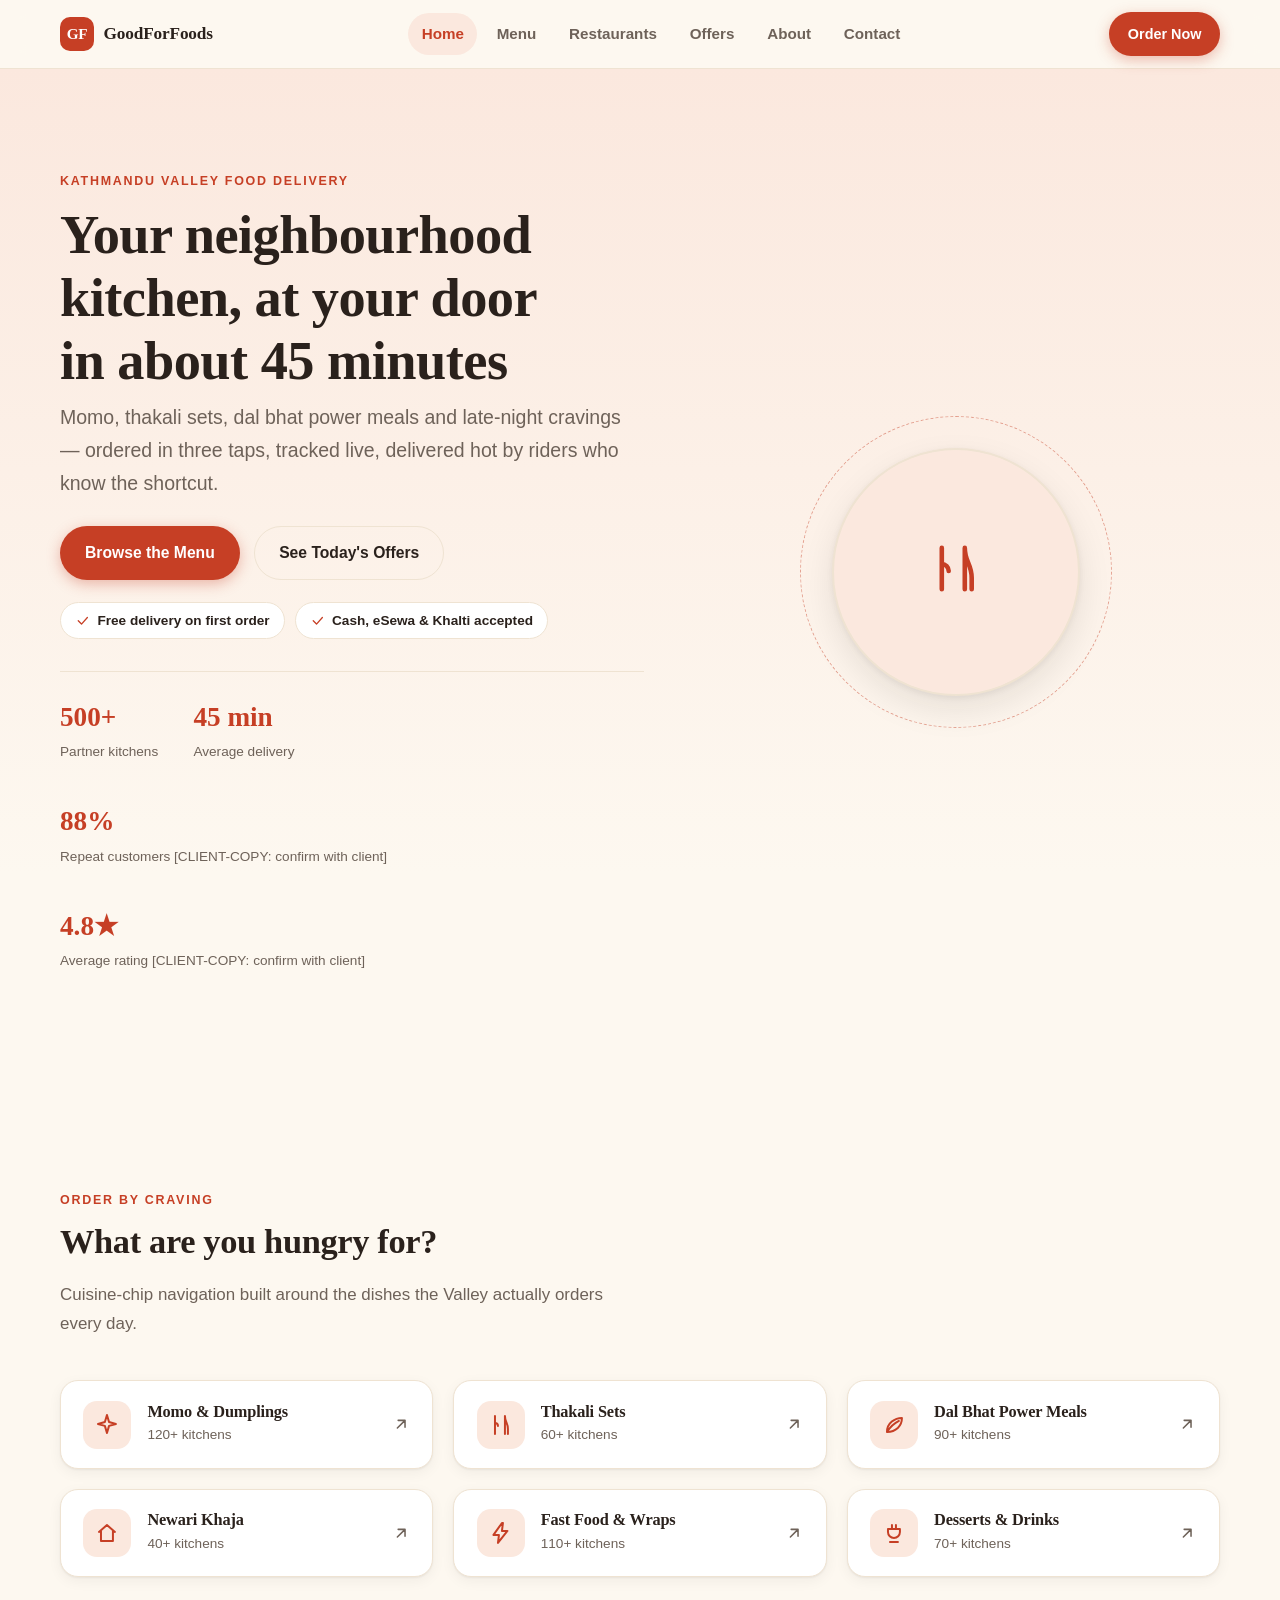
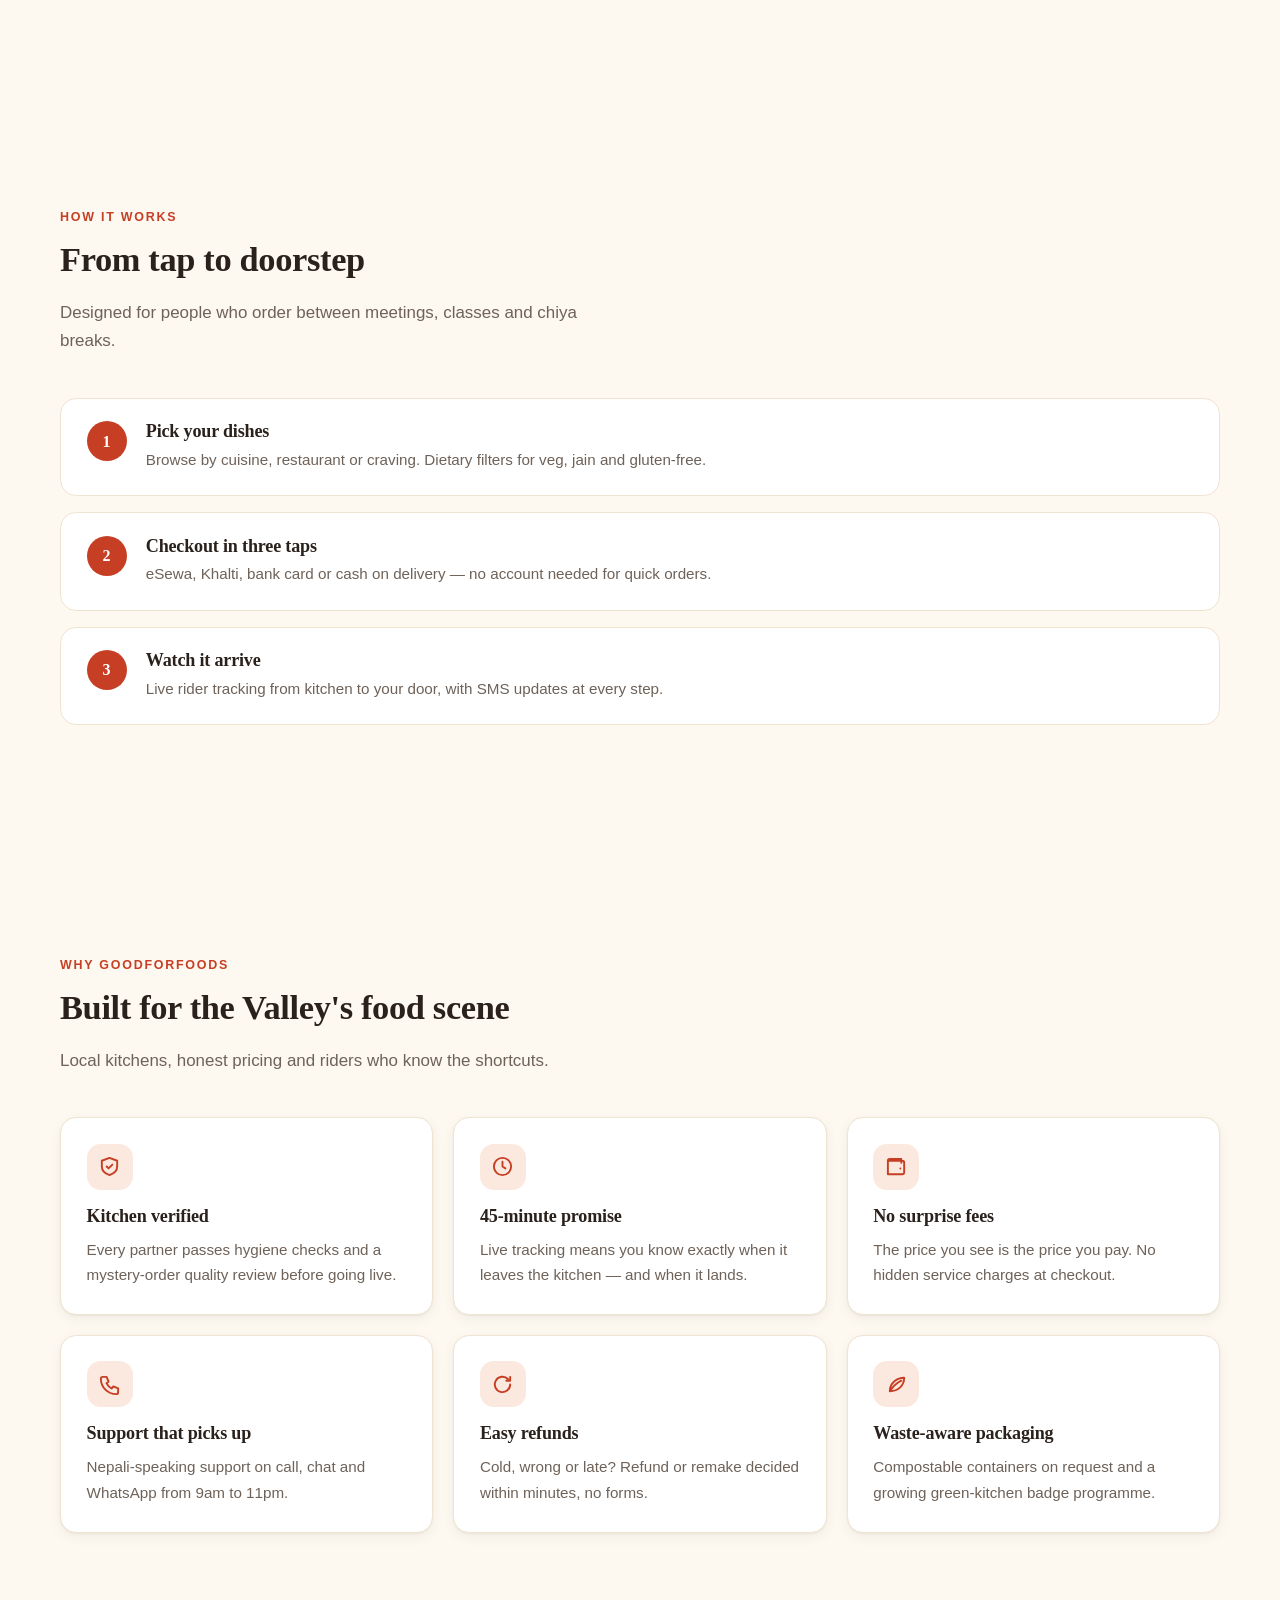
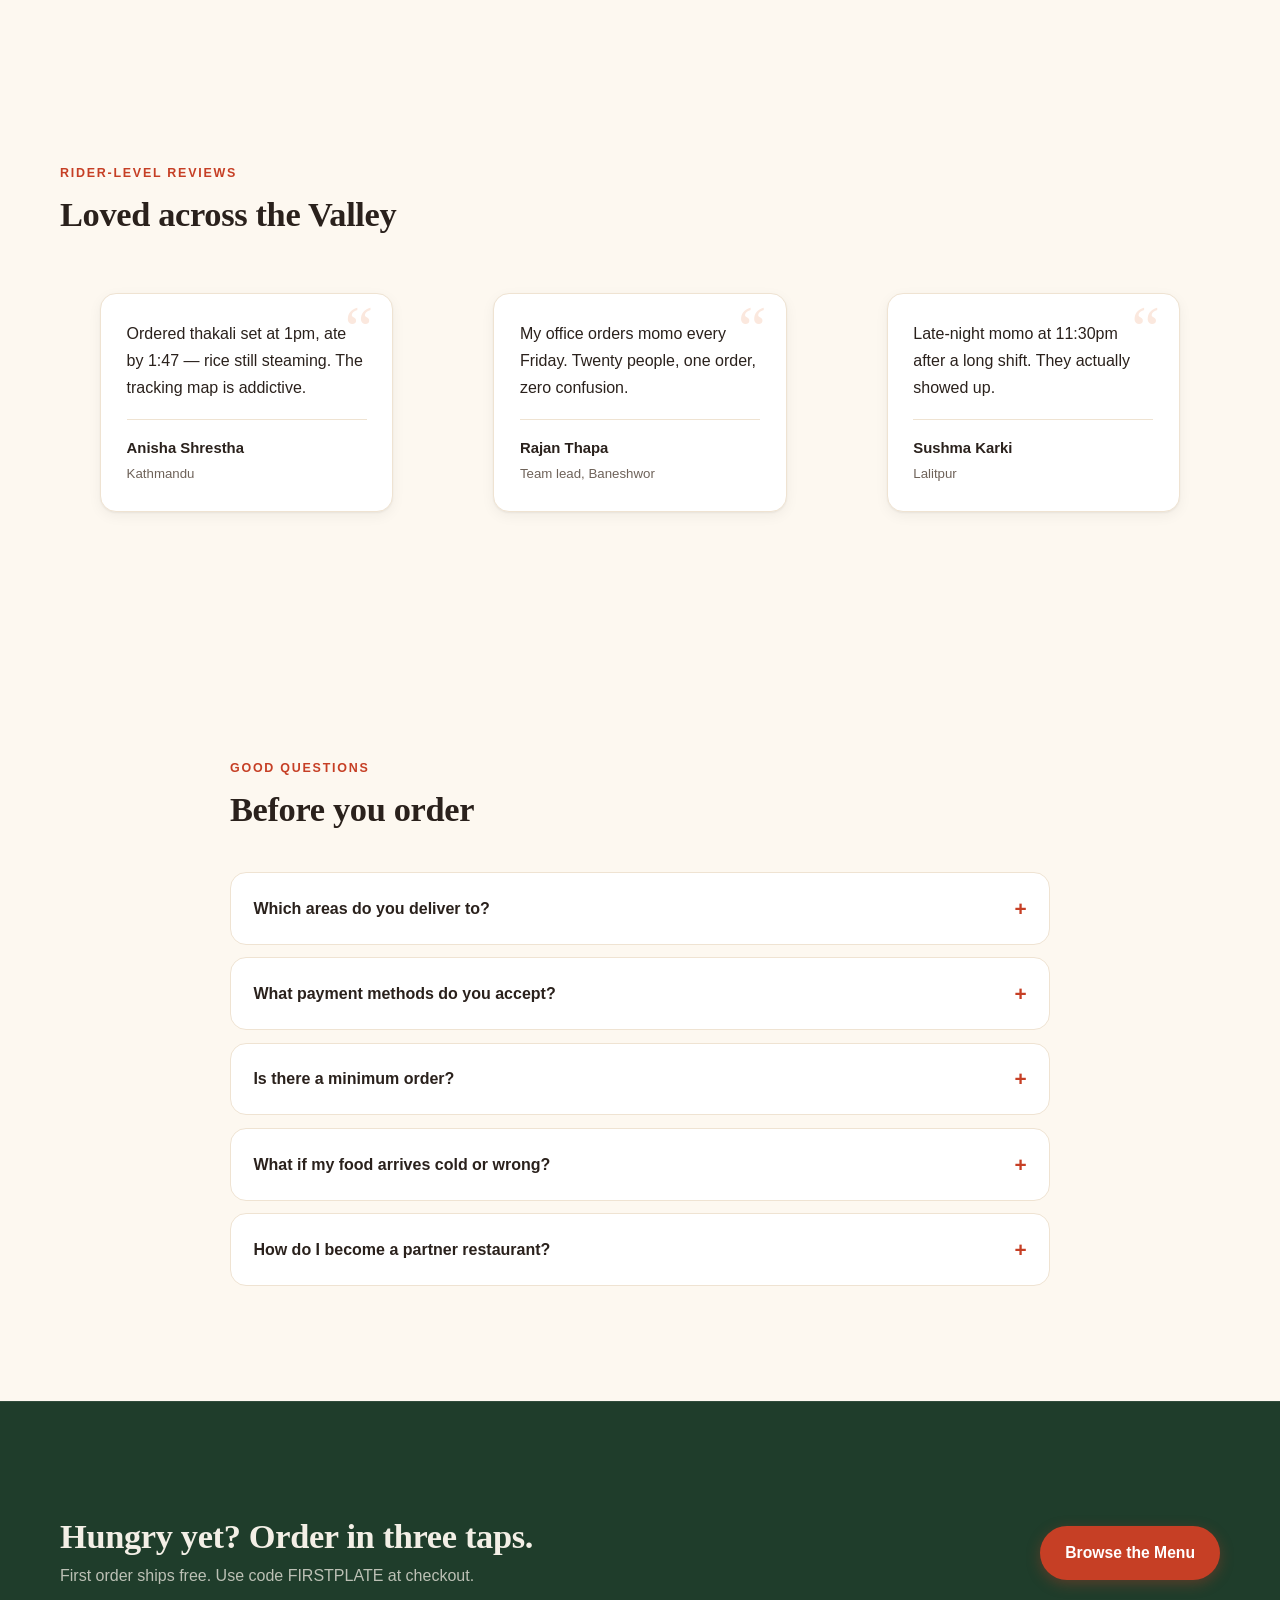
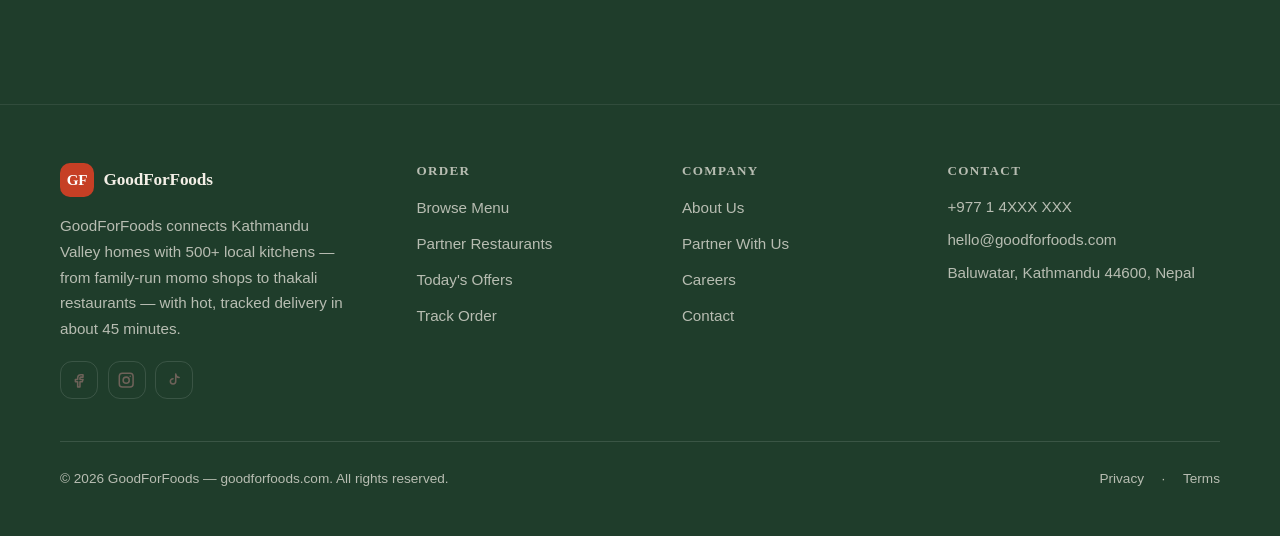
<file: index.html>
<!DOCTYPE html>
<html lang="en">
<head>
<meta charset="utf-8">
<meta name="viewport" content="width=device-width, initial-scale=1">
<title>Home — GoodForFoods</title>
<meta name="description" content="Order momo, thakali and dal bhat online in Kathmandu. 500+ partner kitchens, 45-minute hot delivery, valley-wide offers.">
<meta property="og:title" content="Home">
<meta property="og:description" content="Order momo, thakali and dal bhat online in Kathmandu. 500+ partner kitchens, 45-minute hot delivery, valley-wide offers.">
<meta property="og:type" content="website">
<meta property="og:url" content="https://goodforfoods.com/index.html">
<link rel="icon" href="data:image/svg+xml,%3Csvg%20xmlns%3D'http%3A%2F%2Fwww.w3.org%2F2000%2Fsvg'%20viewBox%3D'0%200%2064%2064'%3E%3Crect%20width%3D'64'%20height%3D'64'%20rx%3D'14'%20fill%3D'%23C63F25'%2F%3E%3Ctext%20x%3D'32'%20y%3D'42'%20font-family%3D'Arial%2C%20sans-serif'%20font-size%3D'26'%20font-weight%3D'700'%20text-anchor%3D'middle'%20fill%3D'%23FFFFFF'%3EGF%3C%2Ftext%3E%3C%2Fsvg%3E">
<link rel="stylesheet" href="assets/style.css">
<script defer src="assets/main.js"></script>
<script defer src="assets/form.js"></script>
</head>
<body data-site="goodforfoods.com" data-page="index.html">
<!-- CLIENT-COPY: All copy on this page is placeholder. Replace prices, contact details, statistics, and testimonial quotes with client-approved content before launch. -->
<a class="skip-link" href="#main">Skip to content</a>
<header class="site-header" data-header="light">
    <div class="container header-inner">
      <a class="brand" href="index.html"><span class="brand-mark" style="background:#C63F25;color:#FFFFFF">GF</span><span class="brand-name">GoodForFoods</span></a>
      <nav class="main-nav" aria-label="Primary"><ul><li><a href="index.html" aria-current="page">Home</a></li><li><a href="menu.html">Menu</a></li><li><a href="restaurants.html">Restaurants</a></li><li><a href="offers.html">Offers</a></li><li><a href="about.html">About</a></li><li><a href="contact.html">Contact</a></li></ul></nav>
      <div class="header-actions"><a class="btn btn-primary btn-sm header-cta" href="contact.html">Order Now</a><button class="menu-toggle" aria-expanded="false" aria-controls="mobile-menu" aria-label="Open menu"><span class="icon" data-icon="menu" aria-hidden="true"></span></button></div>
    </div>
    <div class="mobile-menu" id="mobile-menu" hidden>
      <ul><li><a href="index.html" aria-current="page">Home</a></li><li><a href="menu.html">Menu</a></li><li><a href="restaurants.html">Restaurants</a></li><li><a href="offers.html">Offers</a></li><li><a href="about.html">About</a></li><li><a href="contact.html">Contact</a></li></ul>
      <a class="btn btn-primary btn-block" href="contact.html">Order Now</a>
    </div>
  </header>
<main id="main">
<section class="hero hero-home has-art">
    <div class="container hero-grid">
      <div class="hero-copy">
        
        <p class="kicker">Kathmandu Valley food delivery</p>
        <h1>Your neighbourhood kitchen, at your door in about 45 minutes</h1>
        <p class="hero-lede">Momo, thakali sets, dal bhat power meals and late-night cravings — ordered in three taps, tracked live, delivered hot by riders who know the shortcut.</p>
        <div class="btn-row"><a class="btn btn-primary" href="menu.html">Browse the Menu</a><a class="btn btn-ghost" href="offers.html">See Today&#39;s Offers</a></div>
        <div class="hero-badges"><span class="hero-badge"><span class="icon" data-icon="check" aria-hidden="true"></span>Free delivery on first order</span><span class="hero-badge"><span class="icon" data-icon="check" aria-hidden="true"></span>Cash, eSewa &amp; Khalti accepted</span></div>
        <dl class="hero-stats"><div><dt>500+</dt><dd>Partner kitchens</dd></div><div><dt>45 min</dt><dd>Average delivery</dd></div><div><dt>88%</dt><dd>Repeat customers [CLIENT-COPY: confirm with client]</dd></div><div><dt>4.8★</dt><dd>Average rating [CLIENT-COPY: confirm with client]</dd></div></dl>
      </div>
      <div class="hero-art"><div class="art plate-art" aria-hidden="true">
        <div class="plate"><span><span class="icon" data-icon="utensils" aria-hidden="true"></span></span></div>
        <div class="plate-ring"></div>
      </div></div>
    </div>
  </section>
<section class="sec">
        <div class="container">
          <div class="sec-head"><p class="kicker">Order by craving</p><h2>What are you hungry for?</h2><p class="lede">Cuisine-chip navigation built around the dishes the Valley actually orders every day.</p></div>
          <ul class="grid cats">
            <li class="card cat"><span class="cat-icon"><span class="icon" data-icon="spark" aria-hidden="true"></span></span><div><h3>Momo &amp; Dumplings</h3><p>120+ kitchens</p></div><span class="icon" data-icon="arrow-up-right" aria-hidden="true"></span></li><li class="card cat"><span class="cat-icon"><span class="icon" data-icon="utensils" aria-hidden="true"></span></span><div><h3>Thakali Sets</h3><p>60+ kitchens</p></div><span class="icon" data-icon="arrow-up-right" aria-hidden="true"></span></li><li class="card cat"><span class="cat-icon"><span class="icon" data-icon="leaf" aria-hidden="true"></span></span><div><h3>Dal Bhat Power Meals</h3><p>90+ kitchens</p></div><span class="icon" data-icon="arrow-up-right" aria-hidden="true"></span></li><li class="card cat"><span class="cat-icon"><span class="icon" data-icon="home" aria-hidden="true"></span></span><div><h3>Newari Khaja</h3><p>40+ kitchens</p></div><span class="icon" data-icon="arrow-up-right" aria-hidden="true"></span></li><li class="card cat"><span class="cat-icon"><span class="icon" data-icon="bolt" aria-hidden="true"></span></span><div><h3>Fast Food &amp; Wraps</h3><p>110+ kitchens</p></div><span class="icon" data-icon="arrow-up-right" aria-hidden="true"></span></li><li class="card cat"><span class="cat-icon"><span class="icon" data-icon="cup" aria-hidden="true"></span></span><div><h3>Desserts &amp; Drinks</h3><p>70+ kitchens</p></div><span class="icon" data-icon="arrow-up-right" aria-hidden="true"></span></li>
          </ul>
        </div></section><section class="sec">
        <div class="container">
          <div class="sec-head"><p class="kicker">How it works</p><h2>From tap to doorstep</h2><p class="lede">Designed for people who order between meetings, classes and chiya breaks.</p></div>
          <ol class="steps">
            <li class="step"><span class="step-n">1</span><div><h3>Pick your dishes</h3><p>Browse by cuisine, restaurant or craving. Dietary filters for veg, jain and gluten-free.</p></div></li><li class="step"><span class="step-n">2</span><div><h3>Checkout in three taps</h3><p>eSewa, Khalti, bank card or cash on delivery — no account needed for quick orders.</p></div></li><li class="step"><span class="step-n">3</span><div><h3>Watch it arrive</h3><p>Live rider tracking from kitchen to your door, with SMS updates at every step.</p></div></li>
          </ol>
        </div></section><section class="sec">
        <div class="container">
          <div class="sec-head"><p class="kicker">Why GoodForFoods</p><h2>Built for the Valley&#39;s food scene</h2><p class="lede">Local kitchens, honest pricing and riders who know the shortcuts.</p></div>
          <ul class="grid features">
            <li class="card feature"><span class="feature-icon"><span class="icon" data-icon="shield" aria-hidden="true"></span></span><h3>Kitchen verified</h3><p>Every partner passes hygiene checks and a mystery-order quality review before going live.</p></li><li class="card feature"><span class="feature-icon"><span class="icon" data-icon="clock" aria-hidden="true"></span></span><h3>45-minute promise</h3><p>Live tracking means you know exactly when it leaves the kitchen — and when it lands.</p></li><li class="card feature"><span class="feature-icon"><span class="icon" data-icon="wallet" aria-hidden="true"></span></span><h3>No surprise fees</h3><p>The price you see is the price you pay. No hidden service charges at checkout.</p></li><li class="card feature"><span class="feature-icon"><span class="icon" data-icon="phone" aria-hidden="true"></span></span><h3>Support that picks up</h3><p>Nepali-speaking support on call, chat and WhatsApp from 9am to 11pm.</p></li><li class="card feature"><span class="feature-icon"><span class="icon" data-icon="refresh" aria-hidden="true"></span></span><h3>Easy refunds</h3><p>Cold, wrong or late? Refund or remake decided within minutes, no forms.</p></li><li class="card feature"><span class="feature-icon"><span class="icon" data-icon="leaf" aria-hidden="true"></span></span><h3>Waste-aware packaging</h3><p>Compostable containers on request and a growing green-kitchen badge programme.</p></li>
          </ul>
        </div></section><section class="sec">
        <div class="container">
          <div class="sec-head"><p class="kicker">Rider-level reviews</p><h2>Loved across the Valley</h2></div>
          <div class="grid testis">
            <figure class="card testi"><blockquote>Ordered thakali set at 1pm, ate by 1:47 — rice still steaming. The tracking map is addictive.</blockquote><figcaption><b>Anisha Shrestha</b><span>Kathmandu</span></figcaption></figure><figure class="card testi"><blockquote>My office orders momo every Friday. Twenty people, one order, zero confusion.</blockquote><figcaption><b>Rajan Thapa</b><span>Team lead, Baneshwor</span></figcaption></figure><figure class="card testi"><blockquote>Late-night momo at 11:30pm after a long shift. They actually showed up.</blockquote><figcaption><b>Sushma Karki</b><span>Lalitpur</span></figcaption></figure>
          </div>
        </div></section><section class="sec">
        <div class="container narrow">
          <div class="sec-head"><p class="kicker">Good questions</p><h2>Before you order</h2></div>
          <div class="faq">
            <details class="faq-item"><summary>Which areas do you deliver to?</summary><p>All of Kathmandu, Lalitpur and Bhaktapur districts. Enter your address at checkout to see live delivery time.</p></details><details class="faq-item"><summary>What payment methods do you accept?</summary><p>eSewa, Khalti, IME Pay, bank cards and cash on delivery. Corporate accounts and monthly billing are available for offices.</p></details><details class="faq-item"><summary>Is there a minimum order?</summary><p>Most kitchens have no minimum; some small kitchens set one of NPR 300-500 to keep delivery fair. It&#39;s always shown before you add items.</p></details><details class="faq-item"><summary>What if my food arrives cold or wrong?</summary><p>Tell us within 30 minutes and we refund or remake it — usually settled while you wait.</p></details><details class="faq-item"><summary>How do I become a partner restaurant?</summary><p>Fill the partner form on the Contact page and our onboarding team will visit your kitchen within 48 hours.</p></details>
          </div>
        </div></section><section class="sec cta-sec" style="background:#1F3D2B;color:#F3EFE6">
        <div class="container cta-inner">
          <div><h2>Hungry yet? Order in three taps.</h2><p>First order ships free. Use code FIRSTPLATE at checkout.</p></div>
          <a class="btn btn-primary" href="menu.html">Browse the Menu</a>
        </div></section>

</main>
<footer class="site-footer footer-dark" style="background:#1F3D2B;color:#F3EFE6">
    <div class="container">
      <div class="f-top">
        <div class="f-brand">
          <a class="brand" href="index.html"><span class="brand-mark" style="background:#C63F25;color:#FFFFFF">GF</span><span class="brand-name">GoodForFoods</span></a>
          <p>GoodForFoods connects Kathmandu Valley homes with 500+ local kitchens — from family-run momo shops to thakali restaurants — with hot, tracked delivery in about 45 minutes.</p>
          <div class="socials"><a class="social" href="https://facebook.com/goodforfoods" aria-label="Facebook"><span class="icon" data-icon="facebook" aria-hidden="true"></span></a><a class="social" href="https://instagram.com/goodforfoods" aria-label="Instagram"><span class="icon" data-icon="instagram" aria-hidden="true"></span></a><a class="social" href="https://tiktok.com/@goodforfoods" aria-label="Tiktok"><span class="icon" data-icon="tiktok" aria-hidden="true"></span></a></div>
        </div>
        <div class="f-col"><h3>Order</h3><ul><li><a href="menu.html">Browse Menu</a></li><li><a href="restaurants.html">Partner Restaurants</a></li><li><a href="offers.html">Today&#39;s Offers</a></li><li><a href="contact.html">Track Order</a></li></ul></div><div class="f-col"><h3>Company</h3><ul><li><a href="about.html">About Us</a></li><li><a href="contact.html">Partner With Us</a></li><li><a href="about.html">Careers</a></li><li><a href="contact.html">Contact</a></li></ul></div>
        <div class="f-col f-contact"><h3>Contact</h3>
          <p>+977 1 4XXX XXX</p>
          <p>hello@goodforfoods.com</p>
          <p>Baluwatar, Kathmandu 44600, Nepal</p>
        </div>
      </div>
      <div class="f-bottom"><p>© 2026 GoodForFoods — goodforfoods.com. All rights reserved.</p><div class="f-legal"><a href="privacy.html">Privacy</a> · <a href="terms.html">Terms</a></div></div>
    </div>
  </footer>
</body>
</html>
</file>
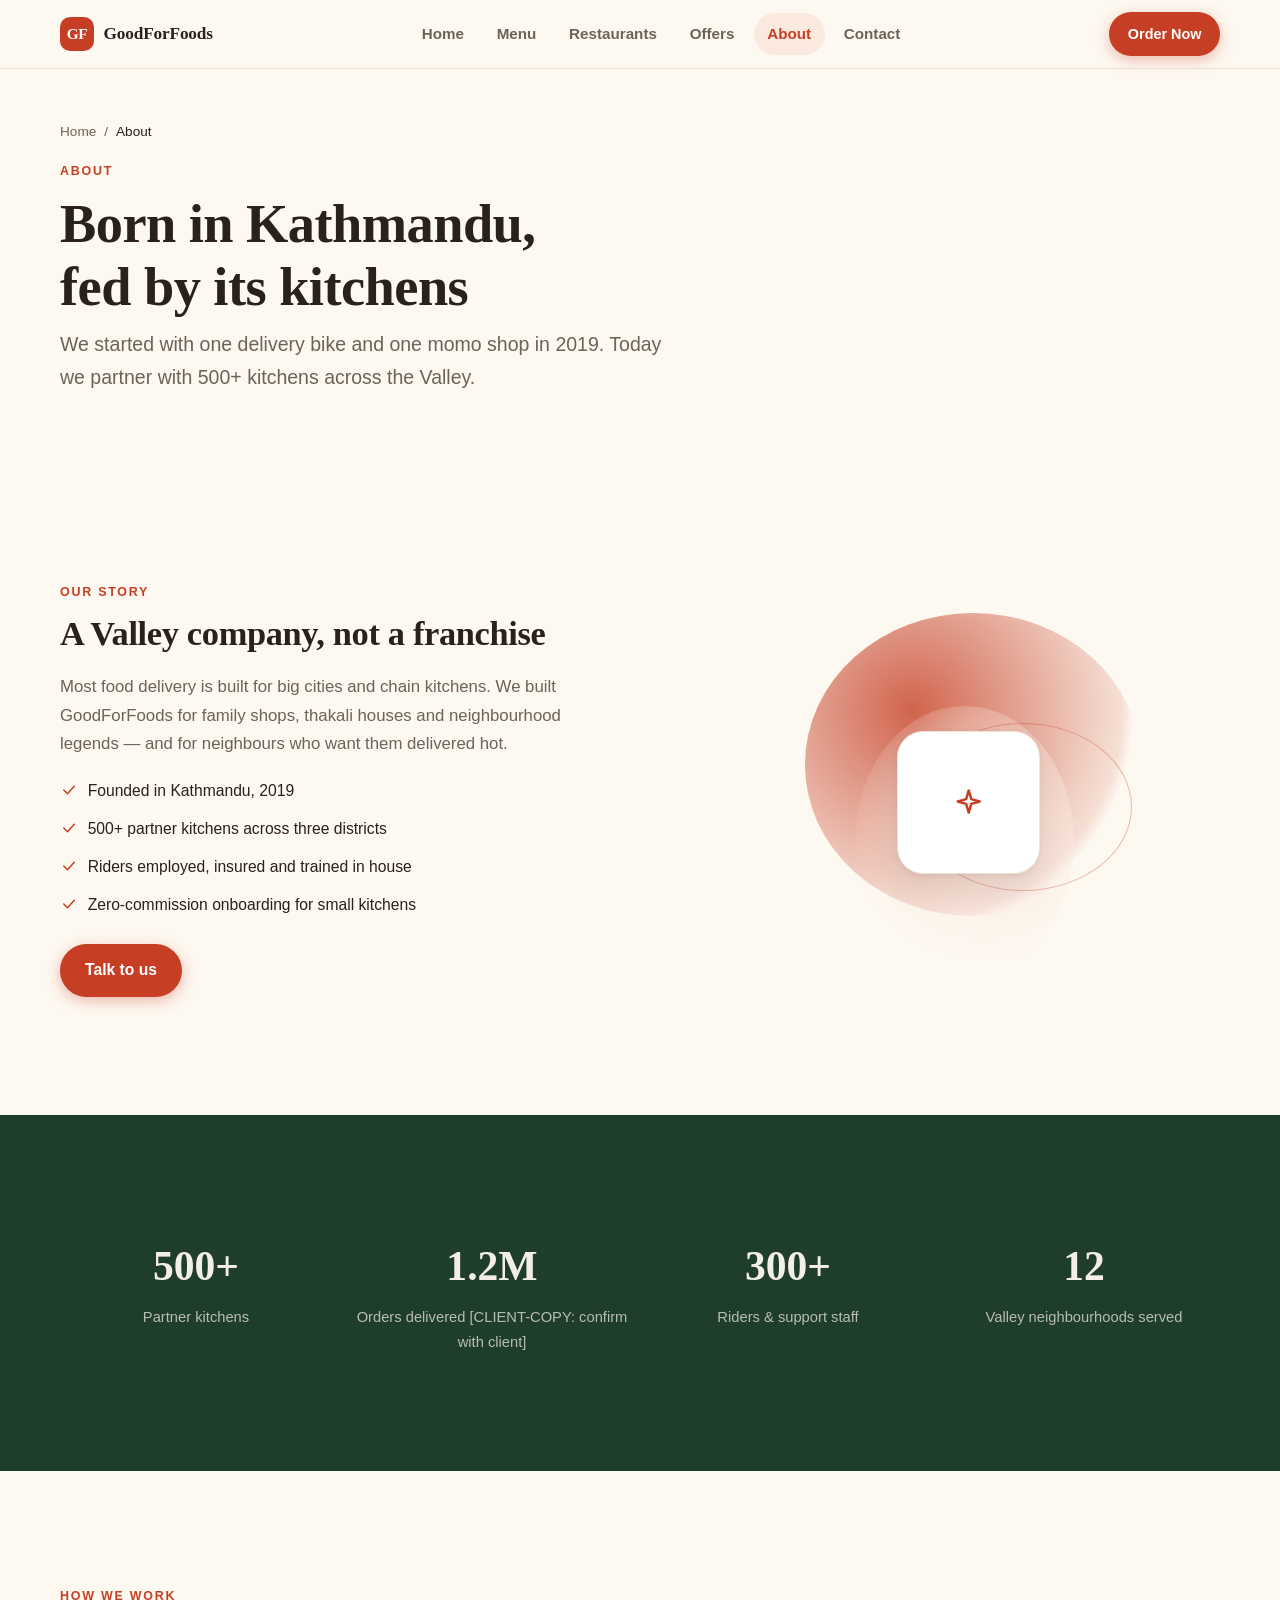
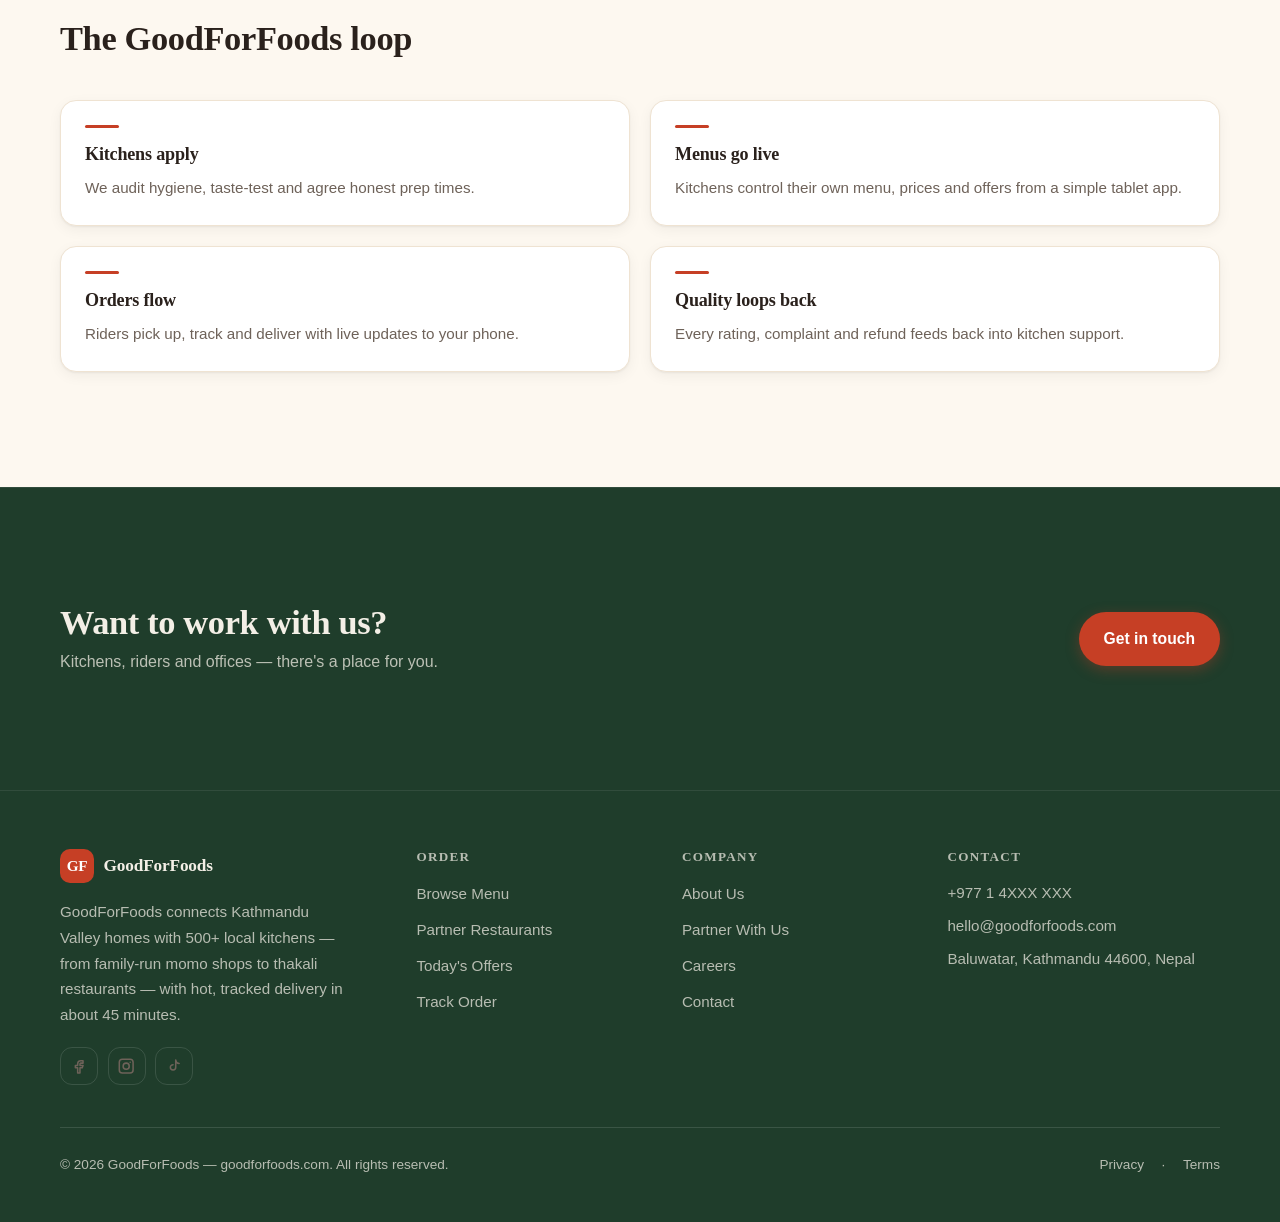
<file: about.html>
<!DOCTYPE html>
<html lang="en">
<head>
<meta charset="utf-8">
<meta name="viewport" content="width=device-width, initial-scale=1">
<title>About — GoodForFoods</title>
<meta name="description" content="About GoodForFoods — a Kathmandu-born food delivery company connecting local kitchens with hungry neighbours.">
<meta property="og:title" content="About">
<meta property="og:description" content="About GoodForFoods — a Kathmandu-born food delivery company connecting local kitchens with hungry neighbours.">
<meta property="og:type" content="website">
<meta property="og:url" content="https://goodforfoods.com/about.html">
<link rel="icon" href="data:image/svg+xml,%3Csvg%20xmlns%3D'http%3A%2F%2Fwww.w3.org%2F2000%2Fsvg'%20viewBox%3D'0%200%2064%2064'%3E%3Crect%20width%3D'64'%20height%3D'64'%20rx%3D'14'%20fill%3D'%23C63F25'%2F%3E%3Ctext%20x%3D'32'%20y%3D'42'%20font-family%3D'Arial%2C%20sans-serif'%20font-size%3D'26'%20font-weight%3D'700'%20text-anchor%3D'middle'%20fill%3D'%23FFFFFF'%3EGF%3C%2Ftext%3E%3C%2Fsvg%3E">
<link rel="stylesheet" href="assets/style.css">
<script defer src="assets/main.js"></script>
<script defer src="assets/form.js"></script>
</head>
<body data-site="goodforfoods.com" data-page="about.html">
<!-- CLIENT-COPY: All copy on this page is placeholder. Replace prices, contact details, statistics, and testimonial quotes with client-approved content before launch. -->
<a class="skip-link" href="#main">Skip to content</a>
<header class="site-header" data-header="light">
    <div class="container header-inner">
      <a class="brand" href="index.html"><span class="brand-mark" style="background:#C63F25;color:#FFFFFF">GF</span><span class="brand-name">GoodForFoods</span></a>
      <nav class="main-nav" aria-label="Primary"><ul><li><a href="index.html">Home</a></li><li><a href="menu.html">Menu</a></li><li><a href="restaurants.html">Restaurants</a></li><li><a href="offers.html">Offers</a></li><li><a href="about.html" aria-current="page">About</a></li><li><a href="contact.html">Contact</a></li></ul></nav>
      <div class="header-actions"><a class="btn btn-primary btn-sm header-cta" href="contact.html">Order Now</a><button class="menu-toggle" aria-expanded="false" aria-controls="mobile-menu" aria-label="Open menu"><span class="icon" data-icon="menu" aria-hidden="true"></span></button></div>
    </div>
    <div class="mobile-menu" id="mobile-menu" hidden>
      <ul><li><a href="index.html">Home</a></li><li><a href="menu.html">Menu</a></li><li><a href="restaurants.html">Restaurants</a></li><li><a href="offers.html">Offers</a></li><li><a href="about.html" aria-current="page">About</a></li><li><a href="contact.html">Contact</a></li></ul>
      <a class="btn btn-primary btn-block" href="contact.html">Order Now</a>
    </div>
  </header>
<main id="main">
<section class="hero hero-inner">
    <div class="container hero-grid">
      <div class="hero-copy">
        <nav class="crumbs" aria-label="Breadcrumb"><a href="index.html">Home</a><span aria-hidden="true">/</span><span aria-current="page">About</span></nav>
        <p class="kicker">About</p>
        <h1>Born in Kathmandu, fed by its kitchens</h1>
        <p class="hero-lede">We started with one delivery bike and one momo shop in 2019. Today we partner with 500+ kitchens across the Valley.</p>
        
        
        
      </div>
      
    </div>
  </section>
<section class="sec">
        <div class="container split">
          <div class="split-copy">
            <p class="kicker">Our story</p><h2>A Valley company, not a franchise</h2>
            <p class="lede">Most food delivery is built for big cities and chain kitchens. We built GoodForFoods for family shops, thakali houses and neighbourhood legends — and for neighbours who want them delivered hot.</p>
            <ul class="tick-list"><li><span class="icon" data-icon="check" aria-hidden="true"></span><span>Founded in Kathmandu, 2019</span></li><li><span class="icon" data-icon="check" aria-hidden="true"></span><span>500+ partner kitchens across three districts</span></li><li><span class="icon" data-icon="check" aria-hidden="true"></span><span>Riders employed, insured and trained in house</span></li><li><span class="icon" data-icon="check" aria-hidden="true"></span><span>Zero-commission onboarding for small kitchens</span></li></ul>
            <div class="btn-row"><a class="btn btn-primary" href="contact.html">Talk to us</a></div>
          </div>
          <div class="split-art"><div class="art orb-art" aria-hidden="true">
        <span class="orb o1" style="background:radial-gradient(circle at 32% 32%, #C63F25cc, #C63F2522 68%, transparent 72%)"></span>
        <span class="orb o2" style="background:radial-gradient(circle at 60% 40%, #FBE8DE, transparent 70%)"></span>
        <span class="orb o3" style="border:1.5px solid #C63F2555"></span>
        <span class="orb-mark" style="background:#FFFFFF;border:1px solid #EFE3D2"><span class="icon" data-icon="spark" aria-hidden="true"></span></span>
      </div></div>
        </div></section><section class="sec stats-sec" style="background:#1F3D2B;color:#F3EFE6">
        <div class="container">
          <dl class="stats">
            <div><dt>500+</dt><dd>Partner kitchens</dd></div><div><dt>1.2M</dt><dd>Orders delivered [CLIENT-COPY: confirm with client]</dd></div><div><dt>300+</dt><dd>Riders &amp; support staff</dd></div><div><dt>12</dt><dd>Valley neighbourhoods served</dd></div>
          </dl>
        </div></section><section class="sec">
        <div class="container">
          <div class="sec-head"><p class="kicker">How we work</p><h2>The GoodForFoods loop</h2></div>
          <ol class="process">
            <li><h3>Kitchens apply</h3><p>We audit hygiene, taste-test and agree honest prep times.</p></li><li><h3>Menus go live</h3><p>Kitchens control their own menu, prices and offers from a simple tablet app.</p></li><li><h3>Orders flow</h3><p>Riders pick up, track and deliver with live updates to your phone.</p></li><li><h3>Quality loops back</h3><p>Every rating, complaint and refund feeds back into kitchen support.</p></li>
          </ol>
        </div></section><section class="sec cta-sec" style="background:#1F3D2B;color:#F3EFE6">
        <div class="container cta-inner">
          <div><h2>Want to work with us?</h2><p>Kitchens, riders and offices — there&#39;s a place for you.</p></div>
          <a class="btn btn-primary" href="contact.html">Get in touch</a>
        </div></section>

</main>
<footer class="site-footer footer-dark" style="background:#1F3D2B;color:#F3EFE6">
    <div class="container">
      <div class="f-top">
        <div class="f-brand">
          <a class="brand" href="index.html"><span class="brand-mark" style="background:#C63F25;color:#FFFFFF">GF</span><span class="brand-name">GoodForFoods</span></a>
          <p>GoodForFoods connects Kathmandu Valley homes with 500+ local kitchens — from family-run momo shops to thakali restaurants — with hot, tracked delivery in about 45 minutes.</p>
          <div class="socials"><a class="social" href="https://facebook.com/goodforfoods" aria-label="Facebook"><span class="icon" data-icon="facebook" aria-hidden="true"></span></a><a class="social" href="https://instagram.com/goodforfoods" aria-label="Instagram"><span class="icon" data-icon="instagram" aria-hidden="true"></span></a><a class="social" href="https://tiktok.com/@goodforfoods" aria-label="Tiktok"><span class="icon" data-icon="tiktok" aria-hidden="true"></span></a></div>
        </div>
        <div class="f-col"><h3>Order</h3><ul><li><a href="menu.html">Browse Menu</a></li><li><a href="restaurants.html">Partner Restaurants</a></li><li><a href="offers.html">Today&#39;s Offers</a></li><li><a href="contact.html">Track Order</a></li></ul></div><div class="f-col"><h3>Company</h3><ul><li><a href="about.html">About Us</a></li><li><a href="contact.html">Partner With Us</a></li><li><a href="about.html">Careers</a></li><li><a href="contact.html">Contact</a></li></ul></div>
        <div class="f-col f-contact"><h3>Contact</h3>
          <p>+977 1 4XXX XXX</p>
          <p>hello@goodforfoods.com</p>
          <p>Baluwatar, Kathmandu 44600, Nepal</p>
        </div>
      </div>
      <div class="f-bottom"><p>© 2026 GoodForFoods — goodforfoods.com. All rights reserved.</p><div class="f-legal"><a href="privacy.html">Privacy</a> · <a href="terms.html">Terms</a></div></div>
    </div>
  </footer>
</body>
</html>
</file>
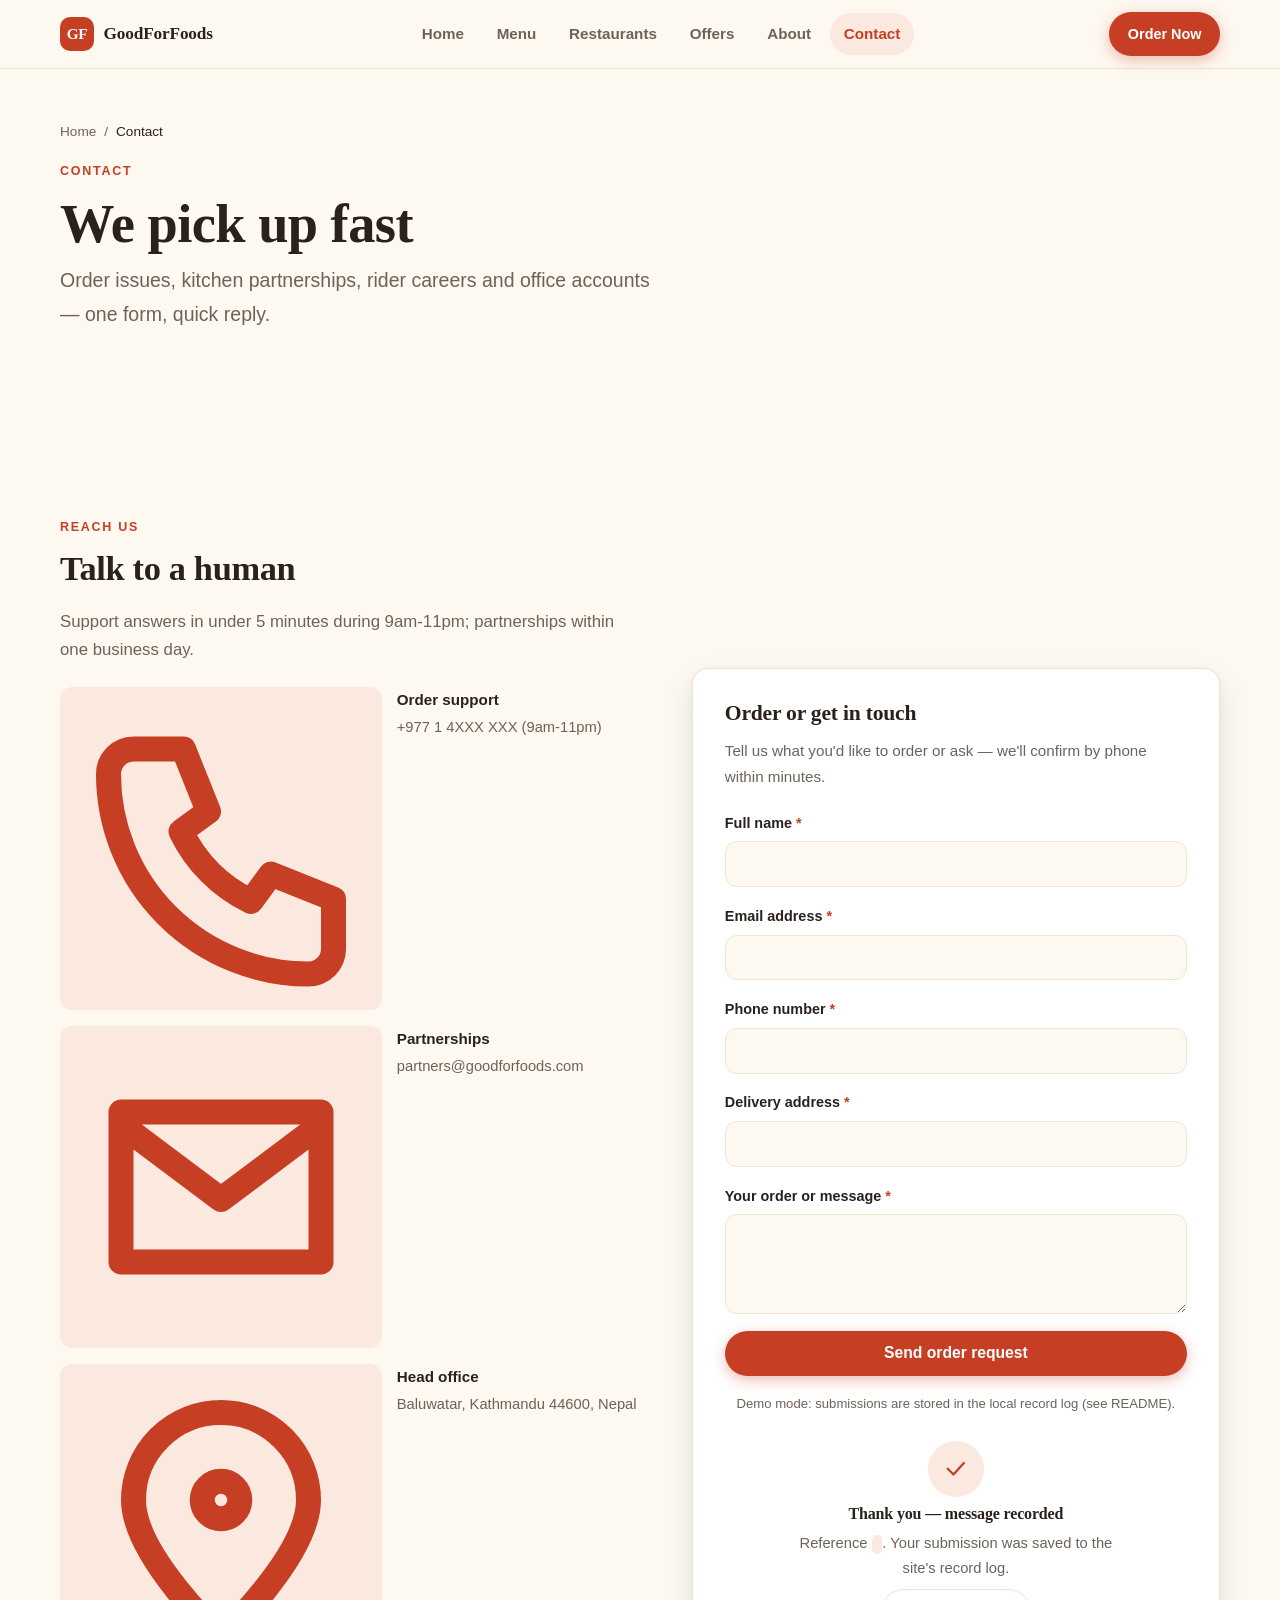
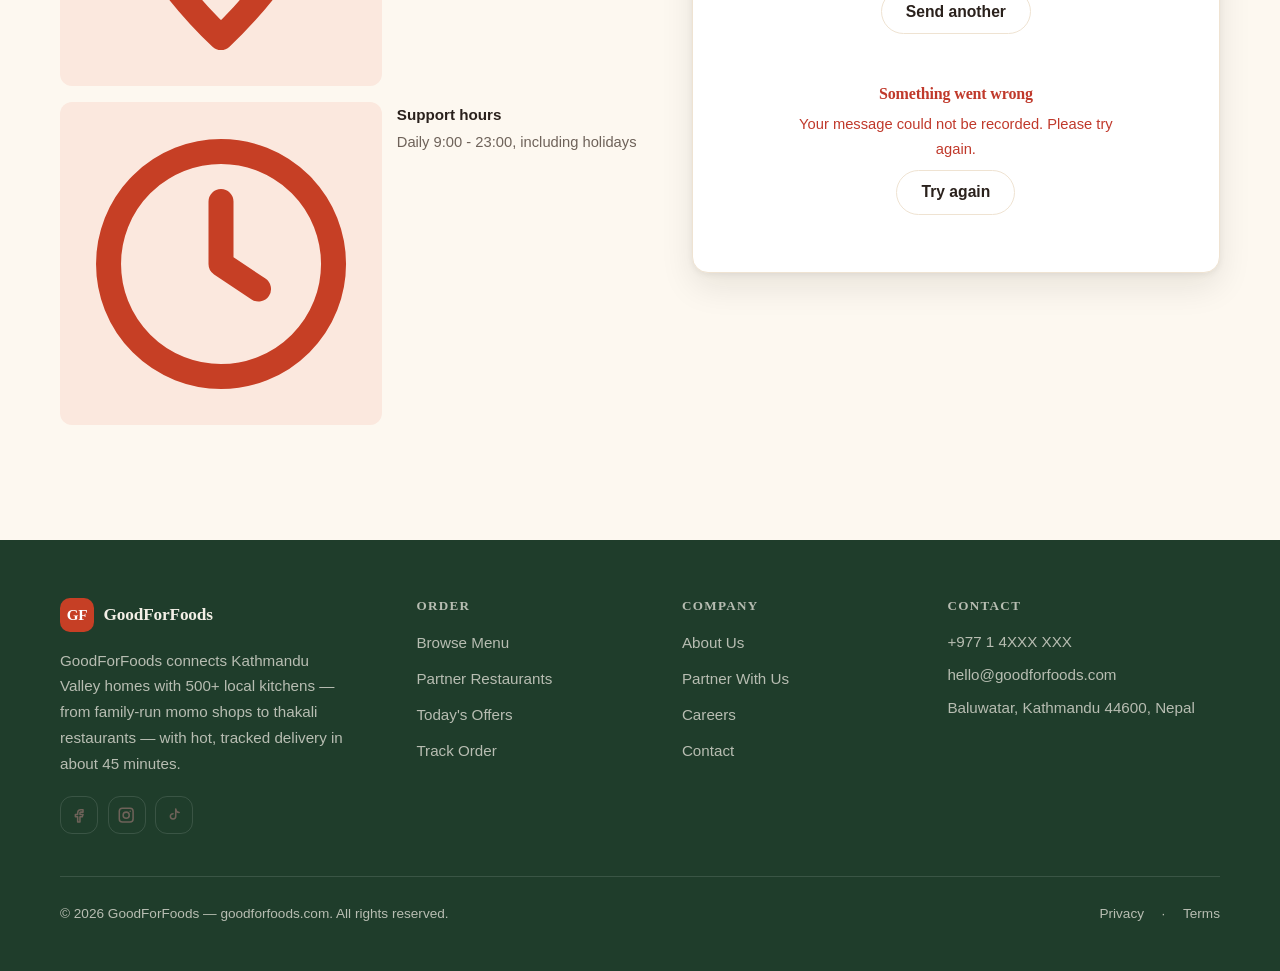
<file: contact.html>
<!DOCTYPE html>
<html lang="en">
<head>
<meta charset="utf-8">
<meta name="viewport" content="width=device-width, initial-scale=1">
<title>Contact — GoodForFoods</title>
<meta name="description" content="Contact GoodForFoods — order help, kitchen partnerships, rider careers and office accounts.">
<meta property="og:title" content="Contact">
<meta property="og:description" content="Contact GoodForFoods — order help, kitchen partnerships, rider careers and office accounts.">
<meta property="og:type" content="website">
<meta property="og:url" content="https://goodforfoods.com/contact.html">
<link rel="icon" href="data:image/svg+xml,%3Csvg%20xmlns%3D'http%3A%2F%2Fwww.w3.org%2F2000%2Fsvg'%20viewBox%3D'0%200%2064%2064'%3E%3Crect%20width%3D'64'%20height%3D'64'%20rx%3D'14'%20fill%3D'%23C63F25'%2F%3E%3Ctext%20x%3D'32'%20y%3D'42'%20font-family%3D'Arial%2C%20sans-serif'%20font-size%3D'26'%20font-weight%3D'700'%20text-anchor%3D'middle'%20fill%3D'%23FFFFFF'%3EGF%3C%2Ftext%3E%3C%2Fsvg%3E">
<link rel="stylesheet" href="assets/style.css">
<script defer src="assets/main.js"></script>
<script defer src="assets/form.js"></script>
</head>
<body data-site="goodforfoods.com" data-page="contact.html">
<!-- CLIENT-COPY: All copy on this page is placeholder. Replace prices, contact details, statistics, and testimonial quotes with client-approved content before launch. -->
<a class="skip-link" href="#main">Skip to content</a>
<header class="site-header" data-header="light">
    <div class="container header-inner">
      <a class="brand" href="index.html"><span class="brand-mark" style="background:#C63F25;color:#FFFFFF">GF</span><span class="brand-name">GoodForFoods</span></a>
      <nav class="main-nav" aria-label="Primary"><ul><li><a href="index.html">Home</a></li><li><a href="menu.html">Menu</a></li><li><a href="restaurants.html">Restaurants</a></li><li><a href="offers.html">Offers</a></li><li><a href="about.html">About</a></li><li><a href="contact.html" aria-current="page">Contact</a></li></ul></nav>
      <div class="header-actions"><a class="btn btn-primary btn-sm header-cta" href="contact.html">Order Now</a><button class="menu-toggle" aria-expanded="false" aria-controls="mobile-menu" aria-label="Open menu"><span class="icon" data-icon="menu" aria-hidden="true"></span></button></div>
    </div>
    <div class="mobile-menu" id="mobile-menu" hidden>
      <ul><li><a href="index.html">Home</a></li><li><a href="menu.html">Menu</a></li><li><a href="restaurants.html">Restaurants</a></li><li><a href="offers.html">Offers</a></li><li><a href="about.html">About</a></li><li><a href="contact.html" aria-current="page">Contact</a></li></ul>
      <a class="btn btn-primary btn-block" href="contact.html">Order Now</a>
    </div>
  </header>
<main id="main">
<section class="hero hero-inner">
    <div class="container hero-grid">
      <div class="hero-copy">
        <nav class="crumbs" aria-label="Breadcrumb"><a href="index.html">Home</a><span aria-hidden="true">/</span><span aria-current="page">Contact</span></nav>
        <p class="kicker">Contact</p>
        <h1>We pick up fast</h1>
        <p class="hero-lede">Order issues, kitchen partnerships, rider careers and office accounts — one form, quick reply.</p>
        
        
        
      </div>
      
    </div>
  </section>
<section class="sec">
        <div class="container split">
          <div class="split-copy">
            <p class="kicker">Reach us</p><h2>Talk to a human</h2>
            <p class="lede">Support answers in under 5 minutes during 9am-11pm; partnerships within one business day.</p>
            <ul class="contact-list">
              <li><span class="icon" data-icon="phone" aria-hidden="true"></span><div><b>Order support</b><span>+977 1 4XXX XXX (9am-11pm)</span></div></li><li><span class="icon" data-icon="mail" aria-hidden="true"></span><div><b>Partnerships</b><span>partners@goodforfoods.com</span></div></li><li><span class="icon" data-icon="pin" aria-hidden="true"></span><div><b>Head office</b><span>Baluwatar, Kathmandu 44600, Nepal</span></div></li><li><span class="icon" data-icon="clock" aria-hidden="true"></span><div><b>Support hours</b><span>Daily 9:00 - 23:00, including holidays</span></div></li>
            </ul>
          </div>
          <div class="form-card card">
    <h3>Order or get in touch</h3>
    <p class="form-lede">Tell us what you&#39;d like to order or ask — we&#39;ll confirm by phone within minutes.</p>
    <form data-persist data-form="order" novalidate>
      <div class="field"><label for="f-name">Full name <span class="req" aria-hidden="true">*</span></label><input id="f-name" name="name" type="text" required><p class="field-error" id="e-name" hidden></p></div><div class="field"><label for="f-email">Email address <span class="req" aria-hidden="true">*</span></label><input id="f-email" name="email" type="email" required><p class="field-error" id="e-email" hidden></p></div><div class="field"><label for="f-phone">Phone number <span class="req" aria-hidden="true">*</span></label><input id="f-phone" name="phone" type="tel" required><p class="field-error" id="e-phone" hidden></p></div><div class="field"><label for="f-address">Delivery address <span class="req" aria-hidden="true">*</span></label><input id="f-address" name="address" type="text" required><p class="field-error" id="e-address" hidden></p></div><div class="field"><label for="f-message">Your order or message <span class="req" aria-hidden="true">*</span></label><textarea id="f-message" name="message" rows="4" required></textarea><p class="field-error" id="e-message" hidden></p></div>
      <button class="btn btn-primary btn-block" type="submit">Send order request</button>
      <p class="form-note">Demo mode: submissions are stored in the local record log (see README).</p>
    </form>
    <div class="form-done" hidden role="status">
      <span class="done-icon"><span class="icon" data-icon="check" aria-hidden="true"></span></span>
      <h4>Thank you — message recorded</h4>
      <p>Reference <code class="ref-id"></code>. Your submission was saved to the site's record log. <span class="done-mode"></span></p>
      <button class="btn btn-ghost" type="button" data-reset-form>Send another</button>
    </div>
    <div class="form-fail" hidden role="alert">
      <h4>Something went wrong</h4>
      <p>Your message could not be recorded. Please try again.</p>
      <button class="btn btn-ghost" type="button" data-reset-form>Try again</button>
    </div>
  </div>
        </div></section>

</main>
<footer class="site-footer footer-dark" style="background:#1F3D2B;color:#F3EFE6">
    <div class="container">
      <div class="f-top">
        <div class="f-brand">
          <a class="brand" href="index.html"><span class="brand-mark" style="background:#C63F25;color:#FFFFFF">GF</span><span class="brand-name">GoodForFoods</span></a>
          <p>GoodForFoods connects Kathmandu Valley homes with 500+ local kitchens — from family-run momo shops to thakali restaurants — with hot, tracked delivery in about 45 minutes.</p>
          <div class="socials"><a class="social" href="https://facebook.com/goodforfoods" aria-label="Facebook"><span class="icon" data-icon="facebook" aria-hidden="true"></span></a><a class="social" href="https://instagram.com/goodforfoods" aria-label="Instagram"><span class="icon" data-icon="instagram" aria-hidden="true"></span></a><a class="social" href="https://tiktok.com/@goodforfoods" aria-label="Tiktok"><span class="icon" data-icon="tiktok" aria-hidden="true"></span></a></div>
        </div>
        <div class="f-col"><h3>Order</h3><ul><li><a href="menu.html">Browse Menu</a></li><li><a href="restaurants.html">Partner Restaurants</a></li><li><a href="offers.html">Today&#39;s Offers</a></li><li><a href="contact.html">Track Order</a></li></ul></div><div class="f-col"><h3>Company</h3><ul><li><a href="about.html">About Us</a></li><li><a href="contact.html">Partner With Us</a></li><li><a href="about.html">Careers</a></li><li><a href="contact.html">Contact</a></li></ul></div>
        <div class="f-col f-contact"><h3>Contact</h3>
          <p>+977 1 4XXX XXX</p>
          <p>hello@goodforfoods.com</p>
          <p>Baluwatar, Kathmandu 44600, Nepal</p>
        </div>
      </div>
      <div class="f-bottom"><p>© 2026 GoodForFoods — goodforfoods.com. All rights reserved.</p><div class="f-legal"><a href="privacy.html">Privacy</a> · <a href="terms.html">Terms</a></div></div>
    </div>
  </footer>
</body>
</html>
</file>
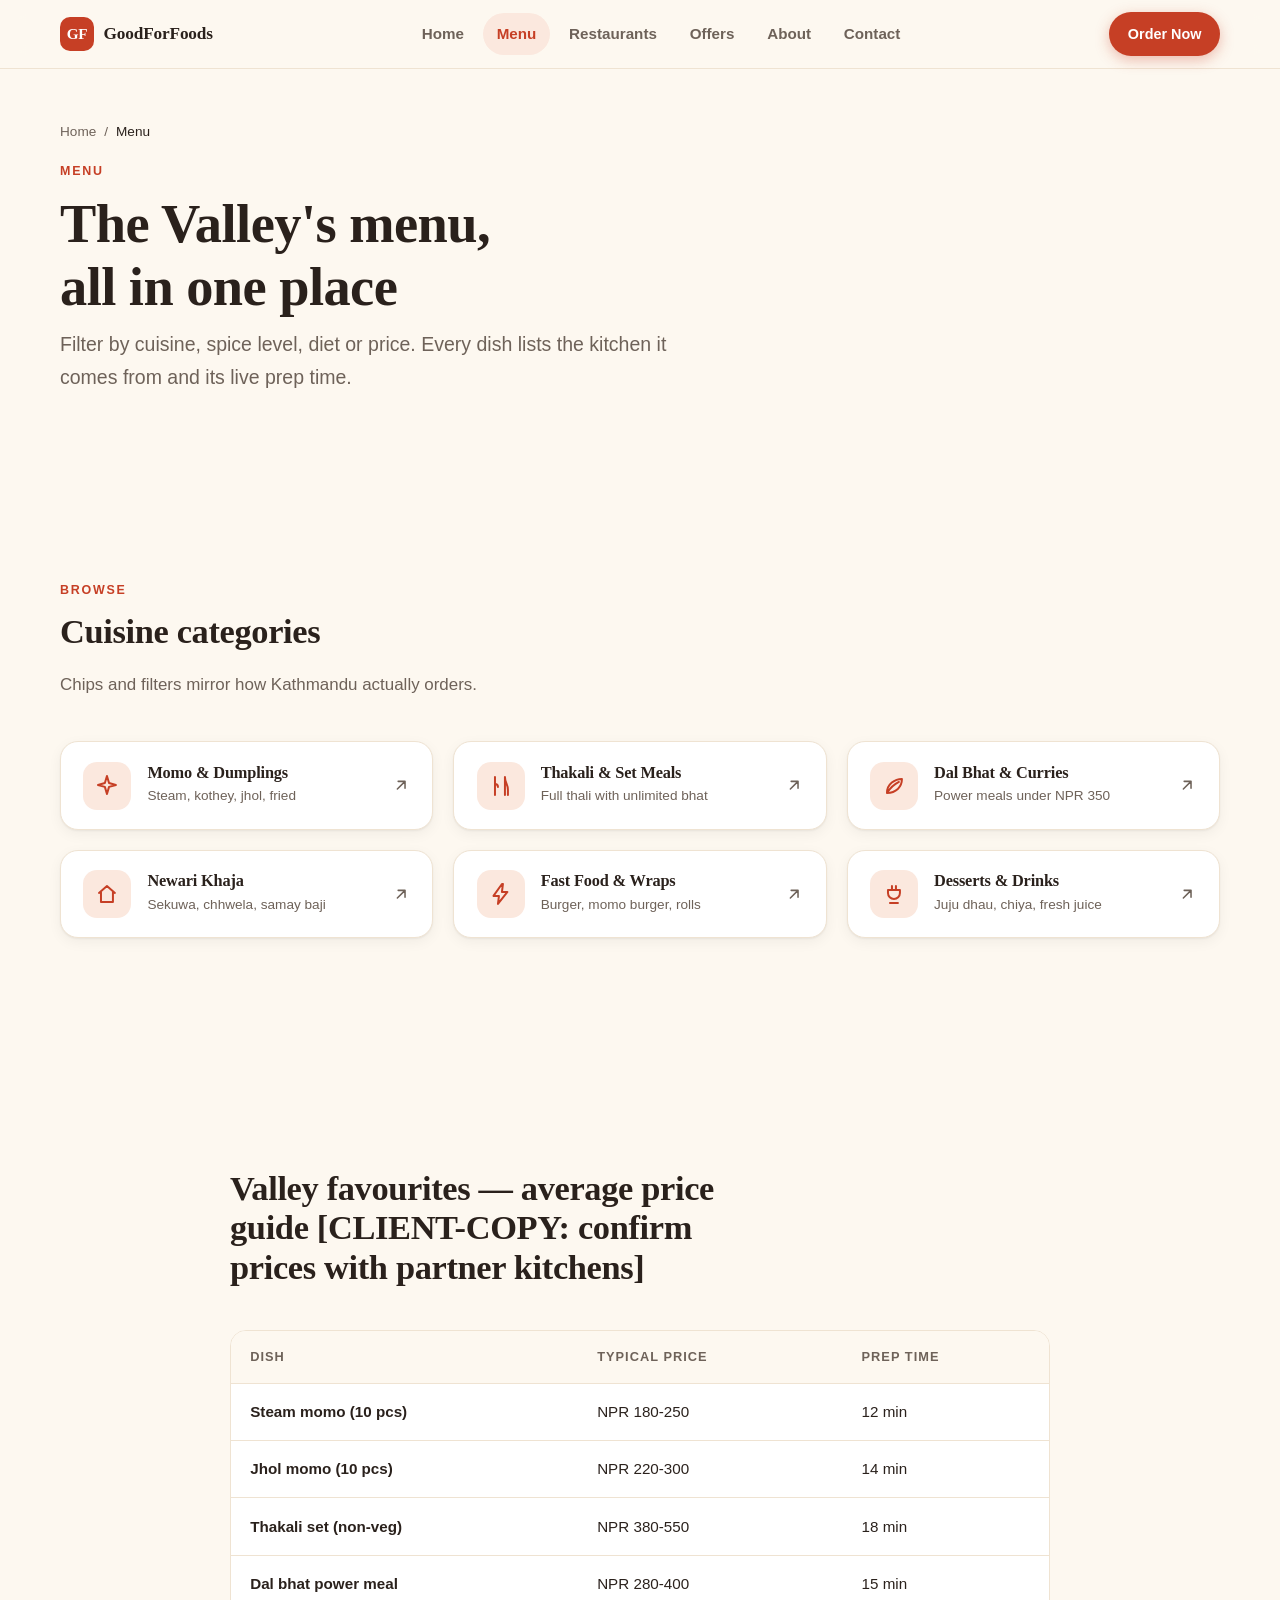
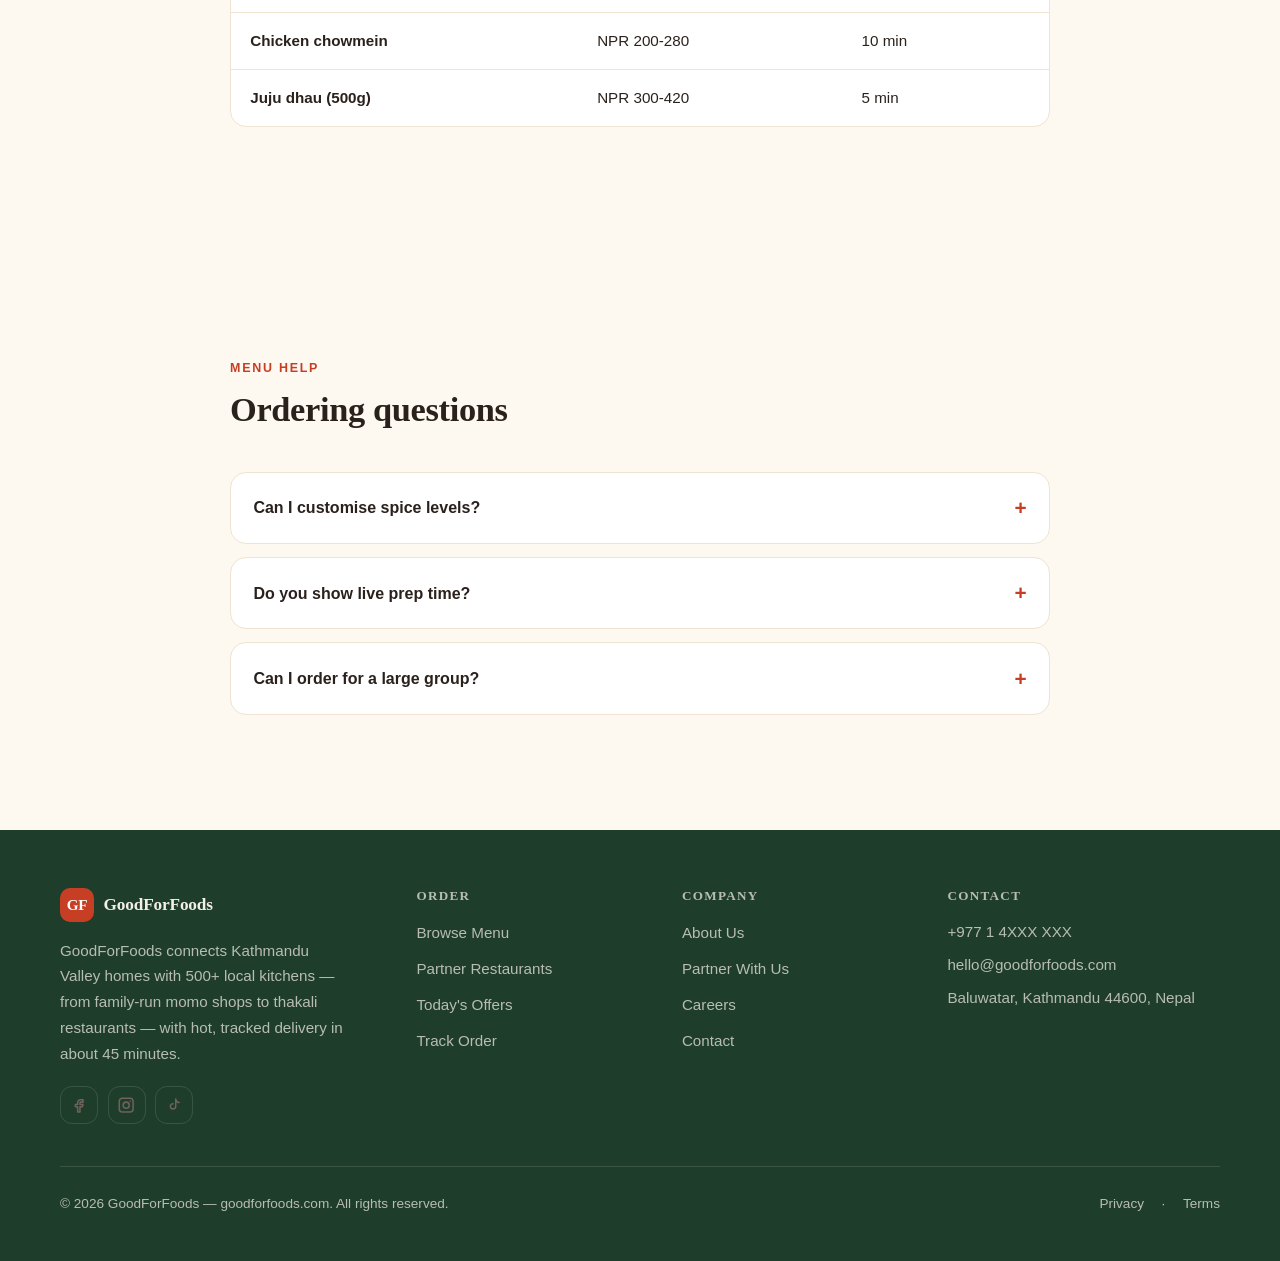
<file: menu.html>
<!DOCTYPE html>
<html lang="en">
<head>
<meta charset="utf-8">
<meta name="viewport" content="width=device-width, initial-scale=1">
<title>Menu — GoodForFoods</title>
<meta name="description" content="Browse the full GoodForFoods menu — momo, thakali, dal bhat, Newari khaja, fast food, desserts and drinks.">
<meta property="og:title" content="Menu">
<meta property="og:description" content="Browse the full GoodForFoods menu — momo, thakali, dal bhat, Newari khaja, fast food, desserts and drinks.">
<meta property="og:type" content="website">
<meta property="og:url" content="https://goodforfoods.com/menu.html">
<link rel="icon" href="data:image/svg+xml,%3Csvg%20xmlns%3D'http%3A%2F%2Fwww.w3.org%2F2000%2Fsvg'%20viewBox%3D'0%200%2064%2064'%3E%3Crect%20width%3D'64'%20height%3D'64'%20rx%3D'14'%20fill%3D'%23C63F25'%2F%3E%3Ctext%20x%3D'32'%20y%3D'42'%20font-family%3D'Arial%2C%20sans-serif'%20font-size%3D'26'%20font-weight%3D'700'%20text-anchor%3D'middle'%20fill%3D'%23FFFFFF'%3EGF%3C%2Ftext%3E%3C%2Fsvg%3E">
<link rel="stylesheet" href="assets/style.css">
<script defer src="assets/main.js"></script>
<script defer src="assets/form.js"></script>
</head>
<body data-site="goodforfoods.com" data-page="menu.html">
<!-- CLIENT-COPY: All copy on this page is placeholder. Replace prices, contact details, statistics, and testimonial quotes with client-approved content before launch. -->
<a class="skip-link" href="#main">Skip to content</a>
<header class="site-header" data-header="light">
    <div class="container header-inner">
      <a class="brand" href="index.html"><span class="brand-mark" style="background:#C63F25;color:#FFFFFF">GF</span><span class="brand-name">GoodForFoods</span></a>
      <nav class="main-nav" aria-label="Primary"><ul><li><a href="index.html">Home</a></li><li><a href="menu.html" aria-current="page">Menu</a></li><li><a href="restaurants.html">Restaurants</a></li><li><a href="offers.html">Offers</a></li><li><a href="about.html">About</a></li><li><a href="contact.html">Contact</a></li></ul></nav>
      <div class="header-actions"><a class="btn btn-primary btn-sm header-cta" href="contact.html">Order Now</a><button class="menu-toggle" aria-expanded="false" aria-controls="mobile-menu" aria-label="Open menu"><span class="icon" data-icon="menu" aria-hidden="true"></span></button></div>
    </div>
    <div class="mobile-menu" id="mobile-menu" hidden>
      <ul><li><a href="index.html">Home</a></li><li><a href="menu.html" aria-current="page">Menu</a></li><li><a href="restaurants.html">Restaurants</a></li><li><a href="offers.html">Offers</a></li><li><a href="about.html">About</a></li><li><a href="contact.html">Contact</a></li></ul>
      <a class="btn btn-primary btn-block" href="contact.html">Order Now</a>
    </div>
  </header>
<main id="main">
<section class="hero hero-inner">
    <div class="container hero-grid">
      <div class="hero-copy">
        <nav class="crumbs" aria-label="Breadcrumb"><a href="index.html">Home</a><span aria-hidden="true">/</span><span aria-current="page">Menu</span></nav>
        <p class="kicker">Menu</p>
        <h1>The Valley&#39;s menu, all in one place</h1>
        <p class="hero-lede">Filter by cuisine, spice level, diet or price. Every dish lists the kitchen it comes from and its live prep time.</p>
        
        
        
      </div>
      
    </div>
  </section>
<section class="sec">
        <div class="container">
          <div class="sec-head"><p class="kicker">Browse</p><h2>Cuisine categories</h2><p class="lede">Chips and filters mirror how Kathmandu actually orders.</p></div>
          <ul class="grid cats">
            <li class="card cat"><span class="cat-icon"><span class="icon" data-icon="spark" aria-hidden="true"></span></span><div><h3>Momo &amp; Dumplings</h3><p>Steam, kothey, jhol, fried</p></div><span class="icon" data-icon="arrow-up-right" aria-hidden="true"></span></li><li class="card cat"><span class="cat-icon"><span class="icon" data-icon="utensils" aria-hidden="true"></span></span><div><h3>Thakali &amp; Set Meals</h3><p>Full thali with unlimited bhat</p></div><span class="icon" data-icon="arrow-up-right" aria-hidden="true"></span></li><li class="card cat"><span class="cat-icon"><span class="icon" data-icon="leaf" aria-hidden="true"></span></span><div><h3>Dal Bhat &amp; Curries</h3><p>Power meals under NPR 350</p></div><span class="icon" data-icon="arrow-up-right" aria-hidden="true"></span></li><li class="card cat"><span class="cat-icon"><span class="icon" data-icon="home" aria-hidden="true"></span></span><div><h3>Newari Khaja</h3><p>Sekuwa, chhwela, samay baji</p></div><span class="icon" data-icon="arrow-up-right" aria-hidden="true"></span></li><li class="card cat"><span class="cat-icon"><span class="icon" data-icon="bolt" aria-hidden="true"></span></span><div><h3>Fast Food &amp; Wraps</h3><p>Burger, momo burger, rolls</p></div><span class="icon" data-icon="arrow-up-right" aria-hidden="true"></span></li><li class="card cat"><span class="cat-icon"><span class="icon" data-icon="cup" aria-hidden="true"></span></span><div><h3>Desserts &amp; Drinks</h3><p>Juju dhau, chiya, fresh juice</p></div><span class="icon" data-icon="arrow-up-right" aria-hidden="true"></span></li>
          </ul>
        </div></section><section class="sec">
        <div class="container narrow">
          <div class="sec-head"><h2>Valley favourites — average price guide [CLIENT-COPY: confirm prices with partner kitchens]</h2></div>
          <div class="table-wrap"><table>
            <thead><tr><th scope="col">Dish</th><th scope="col">Typical price</th><th scope="col">Prep time</th></tr></thead>
            <tbody><tr><th scope="row">Steam momo (10 pcs)</th><td>NPR 180-250</td><td>12 min</td></tr><tr><th scope="row">Jhol momo (10 pcs)</th><td>NPR 220-300</td><td>14 min</td></tr><tr><th scope="row">Thakali set (non-veg)</th><td>NPR 380-550</td><td>18 min</td></tr><tr><th scope="row">Dal bhat power meal</th><td>NPR 280-400</td><td>15 min</td></tr><tr><th scope="row">Chicken chowmein</th><td>NPR 200-280</td><td>10 min</td></tr><tr><th scope="row">Juju dhau (500g)</th><td>NPR 300-420</td><td>5 min</td></tr></tbody>
          </table></div>
        </div></section><section class="sec">
        <div class="container narrow">
          <div class="sec-head"><p class="kicker">Menu help</p><h2>Ordering questions</h2></div>
          <div class="faq">
            <details class="faq-item"><summary>Can I customise spice levels?</summary><p>Yes — every dish has spice and portion options at dish level, and kitchens confirm custom notes within 2 minutes.</p></details><details class="faq-item"><summary>Do you show live prep time?</summary><p>Yes. Prep time comes from the kitchen&#39;s tablet and updates in real time.</p></details><details class="faq-item"><summary>Can I order for a large group?</summary><p>Yes. Group orders above NPR 5,000 get a dedicated rider and priority prep.</p></details>
          </div>
        </div></section>

</main>
<footer class="site-footer footer-dark" style="background:#1F3D2B;color:#F3EFE6">
    <div class="container">
      <div class="f-top">
        <div class="f-brand">
          <a class="brand" href="index.html"><span class="brand-mark" style="background:#C63F25;color:#FFFFFF">GF</span><span class="brand-name">GoodForFoods</span></a>
          <p>GoodForFoods connects Kathmandu Valley homes with 500+ local kitchens — from family-run momo shops to thakali restaurants — with hot, tracked delivery in about 45 minutes.</p>
          <div class="socials"><a class="social" href="https://facebook.com/goodforfoods" aria-label="Facebook"><span class="icon" data-icon="facebook" aria-hidden="true"></span></a><a class="social" href="https://instagram.com/goodforfoods" aria-label="Instagram"><span class="icon" data-icon="instagram" aria-hidden="true"></span></a><a class="social" href="https://tiktok.com/@goodforfoods" aria-label="Tiktok"><span class="icon" data-icon="tiktok" aria-hidden="true"></span></a></div>
        </div>
        <div class="f-col"><h3>Order</h3><ul><li><a href="menu.html">Browse Menu</a></li><li><a href="restaurants.html">Partner Restaurants</a></li><li><a href="offers.html">Today&#39;s Offers</a></li><li><a href="contact.html">Track Order</a></li></ul></div><div class="f-col"><h3>Company</h3><ul><li><a href="about.html">About Us</a></li><li><a href="contact.html">Partner With Us</a></li><li><a href="about.html">Careers</a></li><li><a href="contact.html">Contact</a></li></ul></div>
        <div class="f-col f-contact"><h3>Contact</h3>
          <p>+977 1 4XXX XXX</p>
          <p>hello@goodforfoods.com</p>
          <p>Baluwatar, Kathmandu 44600, Nepal</p>
        </div>
      </div>
      <div class="f-bottom"><p>© 2026 GoodForFoods — goodforfoods.com. All rights reserved.</p><div class="f-legal"><a href="privacy.html">Privacy</a> · <a href="terms.html">Terms</a></div></div>
    </div>
  </footer>
</body>
</html>
</file>
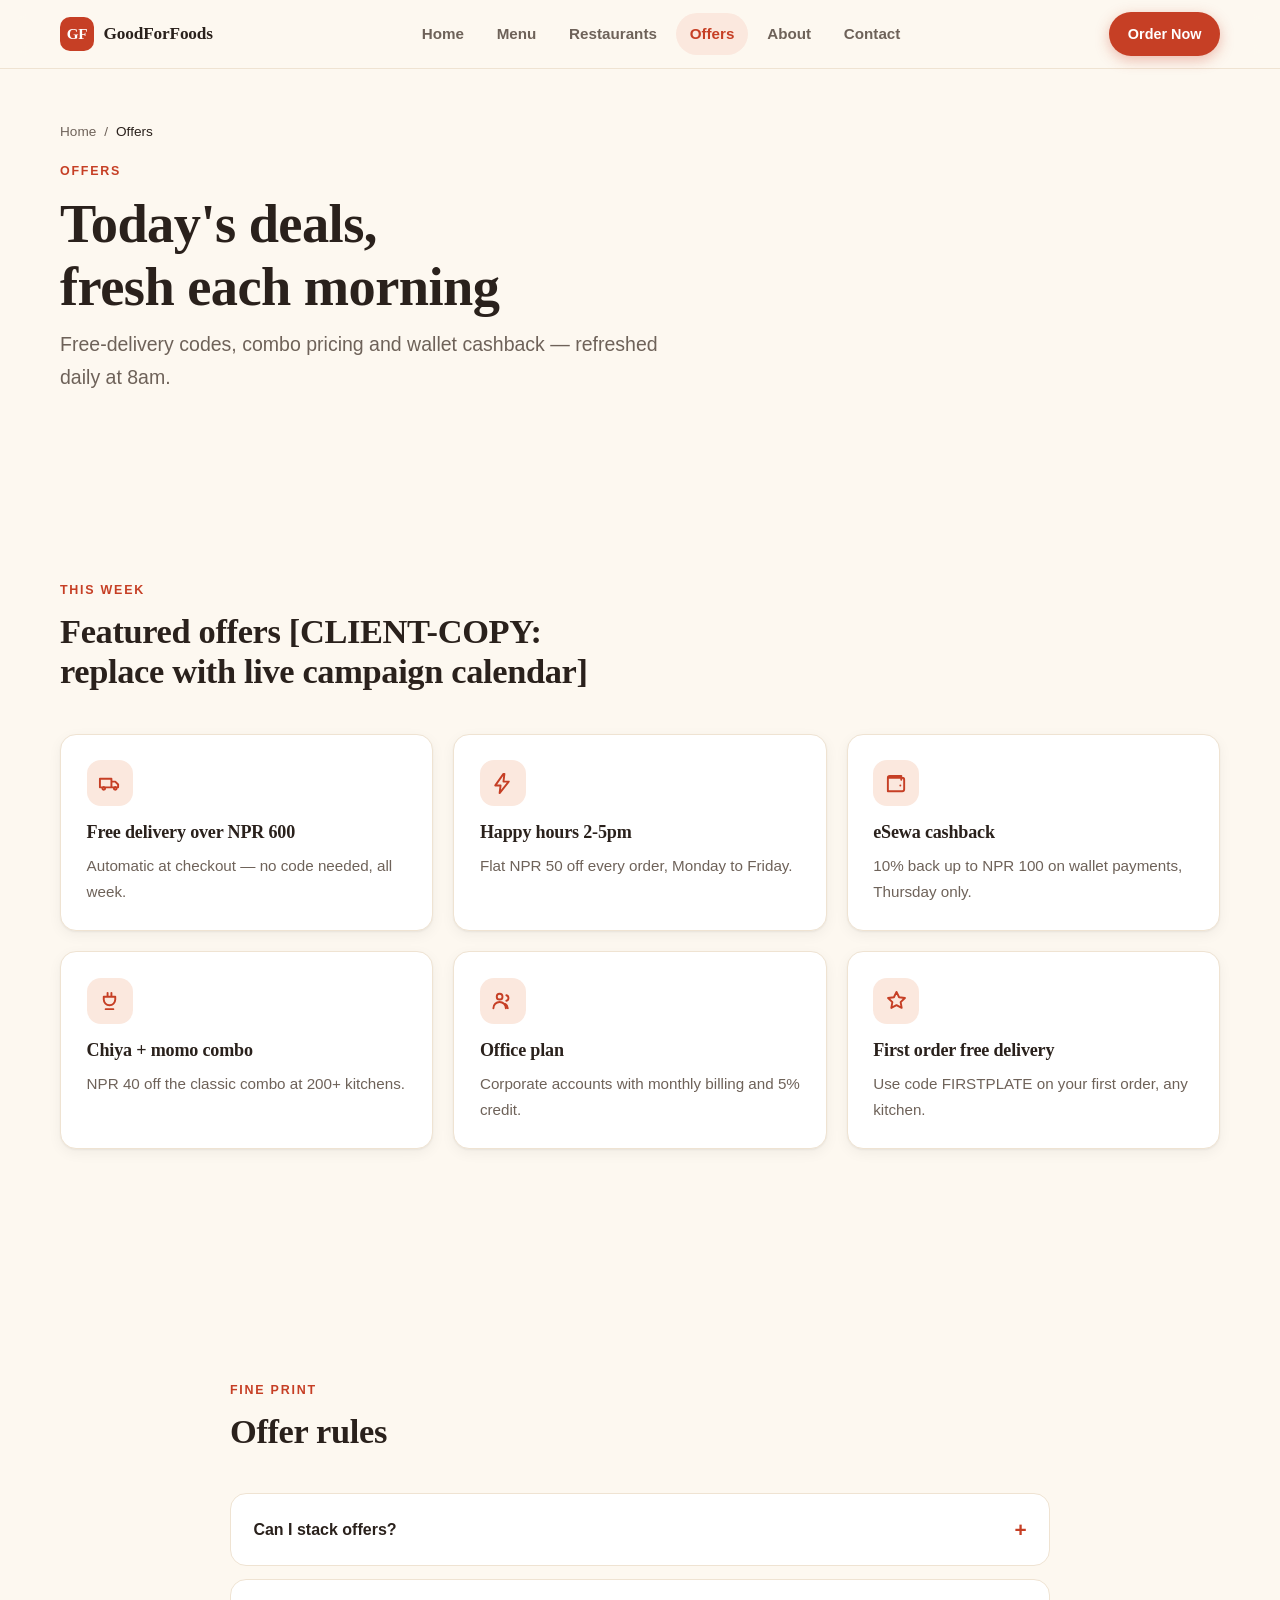
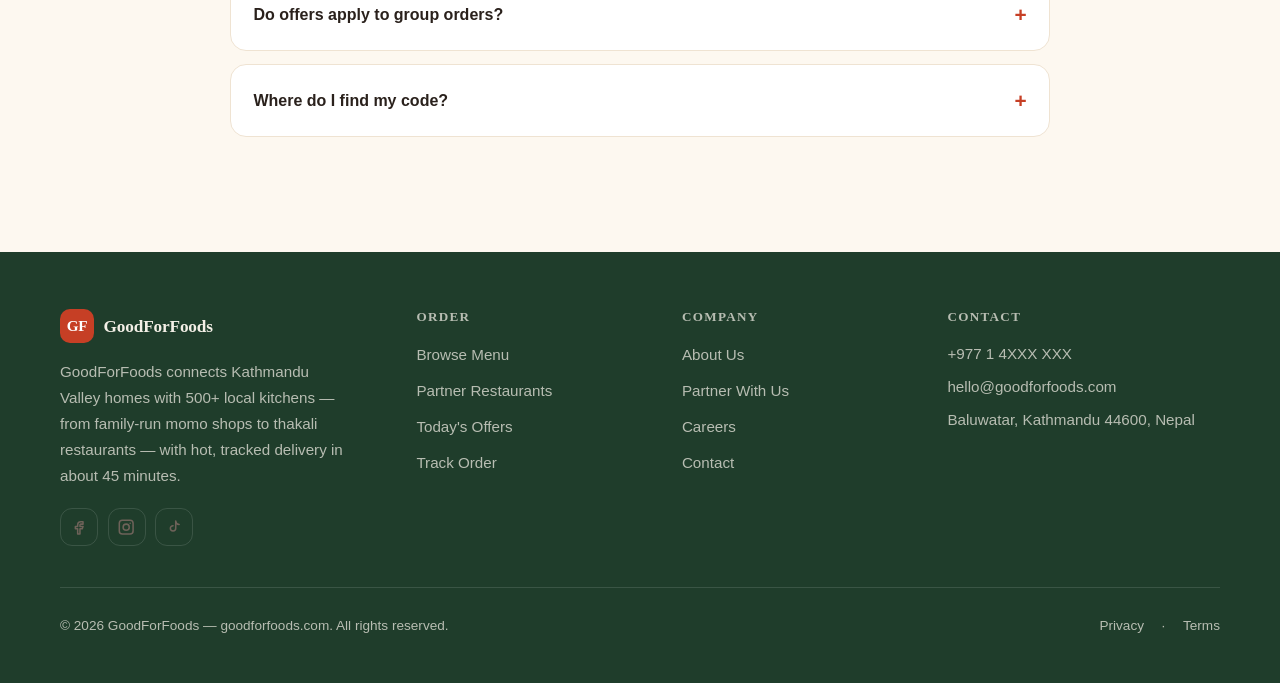
<file: offers.html>
<!DOCTYPE html>
<html lang="en">
<head>
<meta charset="utf-8">
<meta name="viewport" content="width=device-width, initial-scale=1">
<title>Offers — GoodForFoods</title>
<meta name="description" content="Today&#39;s offers on GoodForFoods — free delivery, combo deals and wallet cashback across the Kathmandu Valley.">
<meta property="og:title" content="Offers">
<meta property="og:description" content="Today&#39;s offers on GoodForFoods — free delivery, combo deals and wallet cashback across the Kathmandu Valley.">
<meta property="og:type" content="website">
<meta property="og:url" content="https://goodforfoods.com/offers.html">
<link rel="icon" href="data:image/svg+xml,%3Csvg%20xmlns%3D'http%3A%2F%2Fwww.w3.org%2F2000%2Fsvg'%20viewBox%3D'0%200%2064%2064'%3E%3Crect%20width%3D'64'%20height%3D'64'%20rx%3D'14'%20fill%3D'%23C63F25'%2F%3E%3Ctext%20x%3D'32'%20y%3D'42'%20font-family%3D'Arial%2C%20sans-serif'%20font-size%3D'26'%20font-weight%3D'700'%20text-anchor%3D'middle'%20fill%3D'%23FFFFFF'%3EGF%3C%2Ftext%3E%3C%2Fsvg%3E">
<link rel="stylesheet" href="assets/style.css">
<script defer src="assets/main.js"></script>
<script defer src="assets/form.js"></script>
</head>
<body data-site="goodforfoods.com" data-page="offers.html">
<!-- CLIENT-COPY: All copy on this page is placeholder. Replace prices, contact details, statistics, and testimonial quotes with client-approved content before launch. -->
<a class="skip-link" href="#main">Skip to content</a>
<header class="site-header" data-header="light">
    <div class="container header-inner">
      <a class="brand" href="index.html"><span class="brand-mark" style="background:#C63F25;color:#FFFFFF">GF</span><span class="brand-name">GoodForFoods</span></a>
      <nav class="main-nav" aria-label="Primary"><ul><li><a href="index.html">Home</a></li><li><a href="menu.html">Menu</a></li><li><a href="restaurants.html">Restaurants</a></li><li><a href="offers.html" aria-current="page">Offers</a></li><li><a href="about.html">About</a></li><li><a href="contact.html">Contact</a></li></ul></nav>
      <div class="header-actions"><a class="btn btn-primary btn-sm header-cta" href="contact.html">Order Now</a><button class="menu-toggle" aria-expanded="false" aria-controls="mobile-menu" aria-label="Open menu"><span class="icon" data-icon="menu" aria-hidden="true"></span></button></div>
    </div>
    <div class="mobile-menu" id="mobile-menu" hidden>
      <ul><li><a href="index.html">Home</a></li><li><a href="menu.html">Menu</a></li><li><a href="restaurants.html">Restaurants</a></li><li><a href="offers.html" aria-current="page">Offers</a></li><li><a href="about.html">About</a></li><li><a href="contact.html">Contact</a></li></ul>
      <a class="btn btn-primary btn-block" href="contact.html">Order Now</a>
    </div>
  </header>
<main id="main">
<section class="hero hero-inner">
    <div class="container hero-grid">
      <div class="hero-copy">
        <nav class="crumbs" aria-label="Breadcrumb"><a href="index.html">Home</a><span aria-hidden="true">/</span><span aria-current="page">Offers</span></nav>
        <p class="kicker">Offers</p>
        <h1>Today&#39;s deals, fresh each morning</h1>
        <p class="hero-lede">Free-delivery codes, combo pricing and wallet cashback — refreshed daily at 8am.</p>
        
        
        
      </div>
      
    </div>
  </section>
<section class="sec">
        <div class="container">
          <div class="sec-head"><p class="kicker">This week</p><h2>Featured offers [CLIENT-COPY: replace with live campaign calendar]</h2></div>
          <ul class="grid features">
            <li class="card feature"><span class="feature-icon"><span class="icon" data-icon="truck" aria-hidden="true"></span></span><h3>Free delivery over NPR 600</h3><p>Automatic at checkout — no code needed, all week.</p></li><li class="card feature"><span class="feature-icon"><span class="icon" data-icon="bolt" aria-hidden="true"></span></span><h3>Happy hours 2-5pm</h3><p>Flat NPR 50 off every order, Monday to Friday.</p></li><li class="card feature"><span class="feature-icon"><span class="icon" data-icon="wallet" aria-hidden="true"></span></span><h3>eSewa cashback</h3><p>10% back up to NPR 100 on wallet payments, Thursday only.</p></li><li class="card feature"><span class="feature-icon"><span class="icon" data-icon="cup" aria-hidden="true"></span></span><h3>Chiya + momo combo</h3><p>NPR 40 off the classic combo at 200+ kitchens.</p></li><li class="card feature"><span class="feature-icon"><span class="icon" data-icon="users" aria-hidden="true"></span></span><h3>Office plan</h3><p>Corporate accounts with monthly billing and 5% credit.</p></li><li class="card feature"><span class="feature-icon"><span class="icon" data-icon="star" aria-hidden="true"></span></span><h3>First order free delivery</h3><p>Use code FIRSTPLATE on your first order, any kitchen.</p></li>
          </ul>
        </div></section><section class="sec">
        <div class="container narrow">
          <div class="sec-head"><p class="kicker">Fine print</p><h2>Offer rules</h2></div>
          <div class="faq">
            <details class="faq-item"><summary>Can I stack offers?</summary><p>One promo code plus automatic free-delivery benefits can combine; wallet cashback stacks on top.</p></details><details class="faq-item"><summary>Do offers apply to group orders?</summary><p>Yes — group orders above NPR 5,000 always keep the better of the two discounts.</p></details><details class="faq-item"><summary>Where do I find my code?</summary><p>Codes live on this page and in the app&#39;s Offers tab; they expire at midnight.</p></details>
          </div>
        </div></section>

</main>
<footer class="site-footer footer-dark" style="background:#1F3D2B;color:#F3EFE6">
    <div class="container">
      <div class="f-top">
        <div class="f-brand">
          <a class="brand" href="index.html"><span class="brand-mark" style="background:#C63F25;color:#FFFFFF">GF</span><span class="brand-name">GoodForFoods</span></a>
          <p>GoodForFoods connects Kathmandu Valley homes with 500+ local kitchens — from family-run momo shops to thakali restaurants — with hot, tracked delivery in about 45 minutes.</p>
          <div class="socials"><a class="social" href="https://facebook.com/goodforfoods" aria-label="Facebook"><span class="icon" data-icon="facebook" aria-hidden="true"></span></a><a class="social" href="https://instagram.com/goodforfoods" aria-label="Instagram"><span class="icon" data-icon="instagram" aria-hidden="true"></span></a><a class="social" href="https://tiktok.com/@goodforfoods" aria-label="Tiktok"><span class="icon" data-icon="tiktok" aria-hidden="true"></span></a></div>
        </div>
        <div class="f-col"><h3>Order</h3><ul><li><a href="menu.html">Browse Menu</a></li><li><a href="restaurants.html">Partner Restaurants</a></li><li><a href="offers.html">Today&#39;s Offers</a></li><li><a href="contact.html">Track Order</a></li></ul></div><div class="f-col"><h3>Company</h3><ul><li><a href="about.html">About Us</a></li><li><a href="contact.html">Partner With Us</a></li><li><a href="about.html">Careers</a></li><li><a href="contact.html">Contact</a></li></ul></div>
        <div class="f-col f-contact"><h3>Contact</h3>
          <p>+977 1 4XXX XXX</p>
          <p>hello@goodforfoods.com</p>
          <p>Baluwatar, Kathmandu 44600, Nepal</p>
        </div>
      </div>
      <div class="f-bottom"><p>© 2026 GoodForFoods — goodforfoods.com. All rights reserved.</p><div class="f-legal"><a href="privacy.html">Privacy</a> · <a href="terms.html">Terms</a></div></div>
    </div>
  </footer>
</body>
</html>
</file>
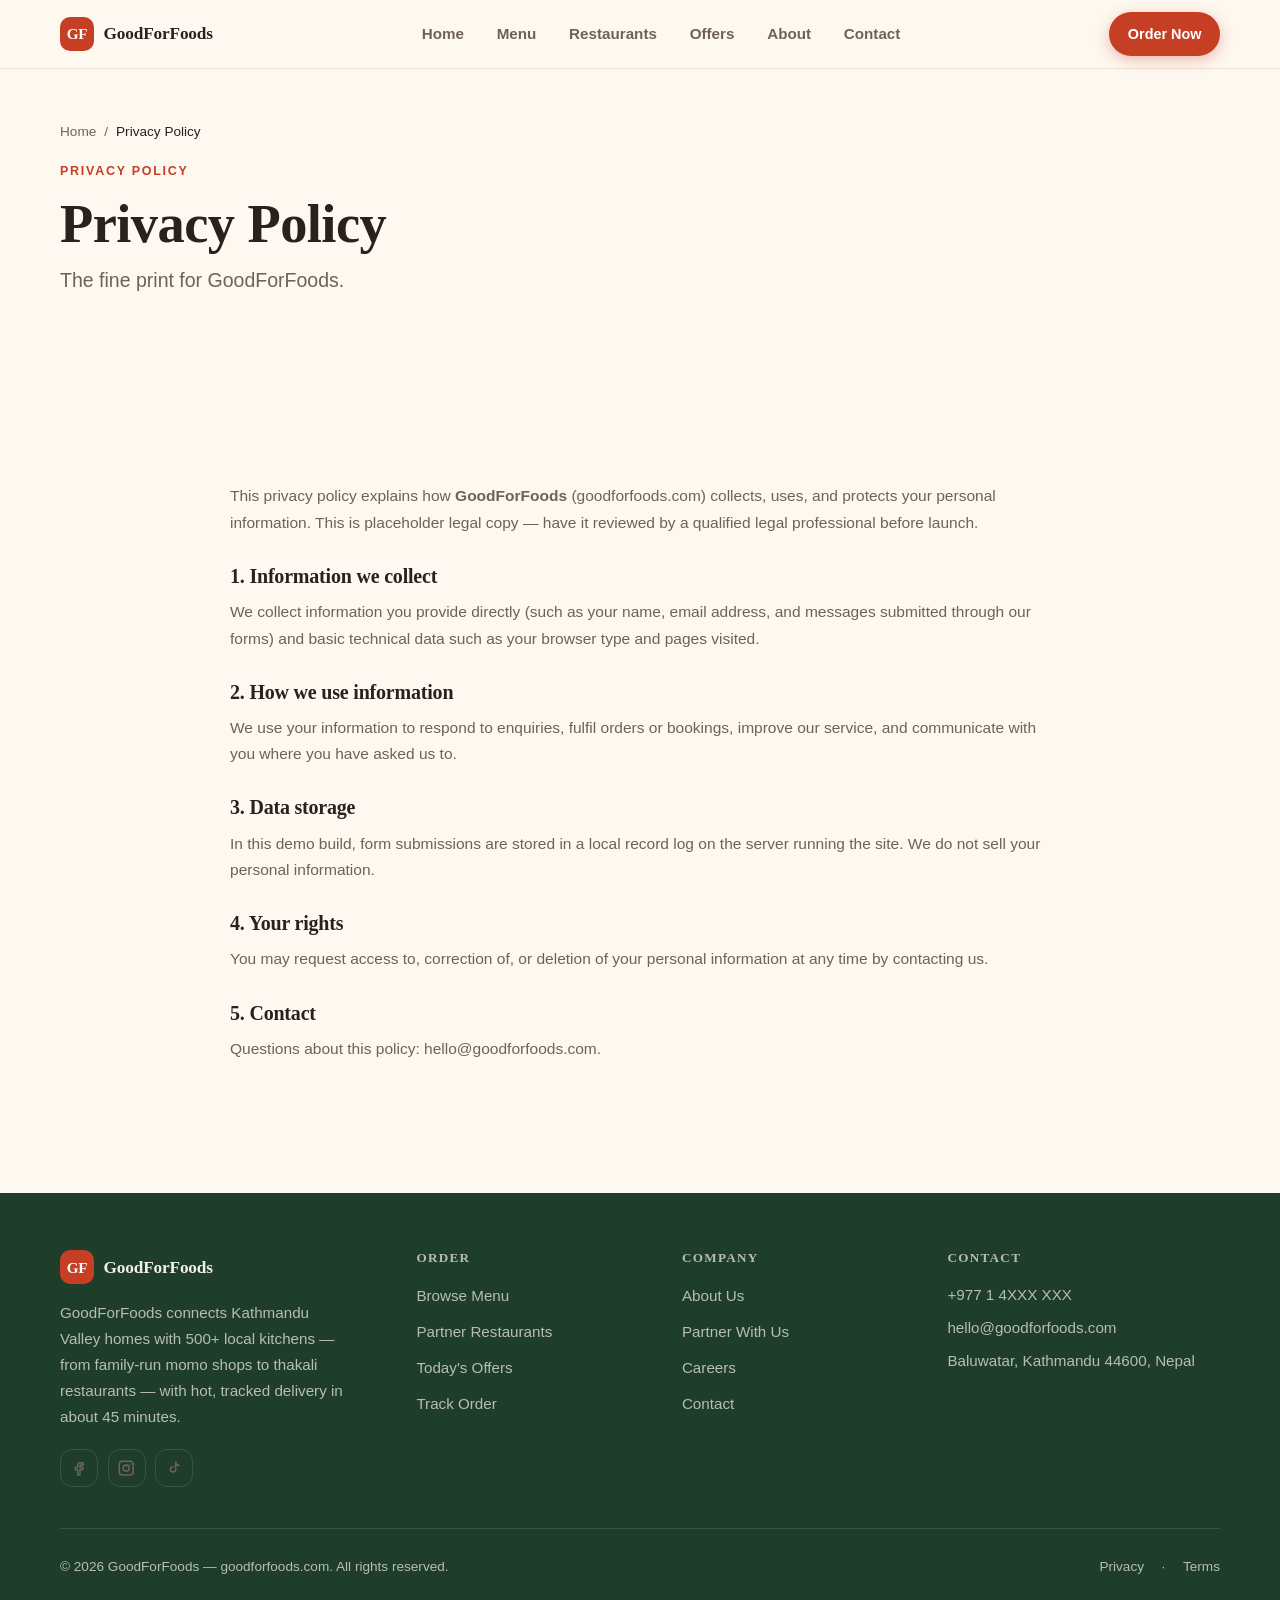
<file: privacy.html>
<!DOCTYPE html>
<html lang="en">
<head>
<meta charset="utf-8">
<meta name="viewport" content="width=device-width, initial-scale=1">
<title>Privacy Policy — GoodForFoods</title>
<meta name="description" content="Privacy Policy — GoodForFoods">
<meta property="og:title" content="Privacy Policy">
<meta property="og:description" content="Privacy Policy — GoodForFoods">
<meta property="og:type" content="website">
<meta property="og:url" content="https://goodforfoods.com/privacy.html">
<link rel="icon" href="data:image/svg+xml,%3Csvg%20xmlns%3D'http%3A%2F%2Fwww.w3.org%2F2000%2Fsvg'%20viewBox%3D'0%200%2064%2064'%3E%3Crect%20width%3D'64'%20height%3D'64'%20rx%3D'14'%20fill%3D'%23C63F25'%2F%3E%3Ctext%20x%3D'32'%20y%3D'42'%20font-family%3D'Arial%2C%20sans-serif'%20font-size%3D'26'%20font-weight%3D'700'%20text-anchor%3D'middle'%20fill%3D'%23FFFFFF'%3EGF%3C%2Ftext%3E%3C%2Fsvg%3E">
<link rel="stylesheet" href="assets/style.css">
<script defer src="assets/main.js"></script>
<script defer src="assets/form.js"></script>
</head>
<body data-site="goodforfoods.com" data-page="privacy.html">
<!-- CLIENT-COPY: All copy on this page is placeholder. Replace prices, contact details, statistics, and testimonial quotes with client-approved content before launch. -->
<a class="skip-link" href="#main">Skip to content</a>
<header class="site-header" data-header="light">
    <div class="container header-inner">
      <a class="brand" href="index.html"><span class="brand-mark" style="background:#C63F25;color:#FFFFFF">GF</span><span class="brand-name">GoodForFoods</span></a>
      <nav class="main-nav" aria-label="Primary"><ul><li><a href="index.html">Home</a></li><li><a href="menu.html">Menu</a></li><li><a href="restaurants.html">Restaurants</a></li><li><a href="offers.html">Offers</a></li><li><a href="about.html">About</a></li><li><a href="contact.html">Contact</a></li></ul></nav>
      <div class="header-actions"><a class="btn btn-primary btn-sm header-cta" href="contact.html">Order Now</a><button class="menu-toggle" aria-expanded="false" aria-controls="mobile-menu" aria-label="Open menu"><span class="icon" data-icon="menu" aria-hidden="true"></span></button></div>
    </div>
    <div class="mobile-menu" id="mobile-menu" hidden>
      <ul><li><a href="index.html">Home</a></li><li><a href="menu.html">Menu</a></li><li><a href="restaurants.html">Restaurants</a></li><li><a href="offers.html">Offers</a></li><li><a href="about.html">About</a></li><li><a href="contact.html">Contact</a></li></ul>
      <a class="btn btn-primary btn-block" href="contact.html">Order Now</a>
    </div>
  </header>
<main id="main">
<section class="hero hero-inner">
    <div class="container hero-grid">
      <div class="hero-copy">
        <nav class="crumbs" aria-label="Breadcrumb"><a href="index.html">Home</a><span aria-hidden="true">/</span><span aria-current="page">Privacy Policy</span></nav>
        <p class="kicker">Privacy Policy</p>
        <h1>Privacy Policy</h1>
        <p class="hero-lede">The fine print for GoodForFoods.</p>
        
        
        
      </div>
      
    </div>
  </section>
<section class="sec legal-sec"><div class="container narrow"><p>This privacy policy explains how <b>GoodForFoods</b> (goodforfoods.com) collects, uses, and protects your personal information. This is placeholder legal copy — have it reviewed by a qualified legal professional before launch. <!-- CLIENT-COPY: replace with final, jurisdiction-appropriate Privacy Policy --></p>
       <h2>1. Information we collect</h2><p>We collect information you provide directly (such as your name, email address, and messages submitted through our forms) and basic technical data such as your browser type and pages visited.</p>
       <h2>2. How we use information</h2><p>We use your information to respond to enquiries, fulfil orders or bookings, improve our service, and communicate with you where you have asked us to.</p>
       <h2>3. Data storage</h2><p>In this demo build, form submissions are stored in a local record log on the server running the site. We do not sell your personal information.</p>
       <h2>4. Your rights</h2><p>You may request access to, correction of, or deletion of your personal information at any time by contacting us.</p>
       <h2>5. Contact</h2><p>Questions about this policy: hello@goodforfoods.com.</p></div></section>

</main>
<footer class="site-footer footer-dark" style="background:#1F3D2B;color:#F3EFE6">
    <div class="container">
      <div class="f-top">
        <div class="f-brand">
          <a class="brand" href="index.html"><span class="brand-mark" style="background:#C63F25;color:#FFFFFF">GF</span><span class="brand-name">GoodForFoods</span></a>
          <p>GoodForFoods connects Kathmandu Valley homes with 500+ local kitchens — from family-run momo shops to thakali restaurants — with hot, tracked delivery in about 45 minutes.</p>
          <div class="socials"><a class="social" href="https://facebook.com/goodforfoods" aria-label="Facebook"><span class="icon" data-icon="facebook" aria-hidden="true"></span></a><a class="social" href="https://instagram.com/goodforfoods" aria-label="Instagram"><span class="icon" data-icon="instagram" aria-hidden="true"></span></a><a class="social" href="https://tiktok.com/@goodforfoods" aria-label="Tiktok"><span class="icon" data-icon="tiktok" aria-hidden="true"></span></a></div>
        </div>
        <div class="f-col"><h3>Order</h3><ul><li><a href="menu.html">Browse Menu</a></li><li><a href="restaurants.html">Partner Restaurants</a></li><li><a href="offers.html">Today&#39;s Offers</a></li><li><a href="contact.html">Track Order</a></li></ul></div><div class="f-col"><h3>Company</h3><ul><li><a href="about.html">About Us</a></li><li><a href="contact.html">Partner With Us</a></li><li><a href="about.html">Careers</a></li><li><a href="contact.html">Contact</a></li></ul></div>
        <div class="f-col f-contact"><h3>Contact</h3>
          <p>+977 1 4XXX XXX</p>
          <p>hello@goodforfoods.com</p>
          <p>Baluwatar, Kathmandu 44600, Nepal</p>
        </div>
      </div>
      <div class="f-bottom"><p>© 2026 GoodForFoods — goodforfoods.com. All rights reserved.</p><div class="f-legal"><a href="privacy.html">Privacy</a> · <a href="terms.html">Terms</a></div></div>
    </div>
  </footer>
</body>
</html>
</file>
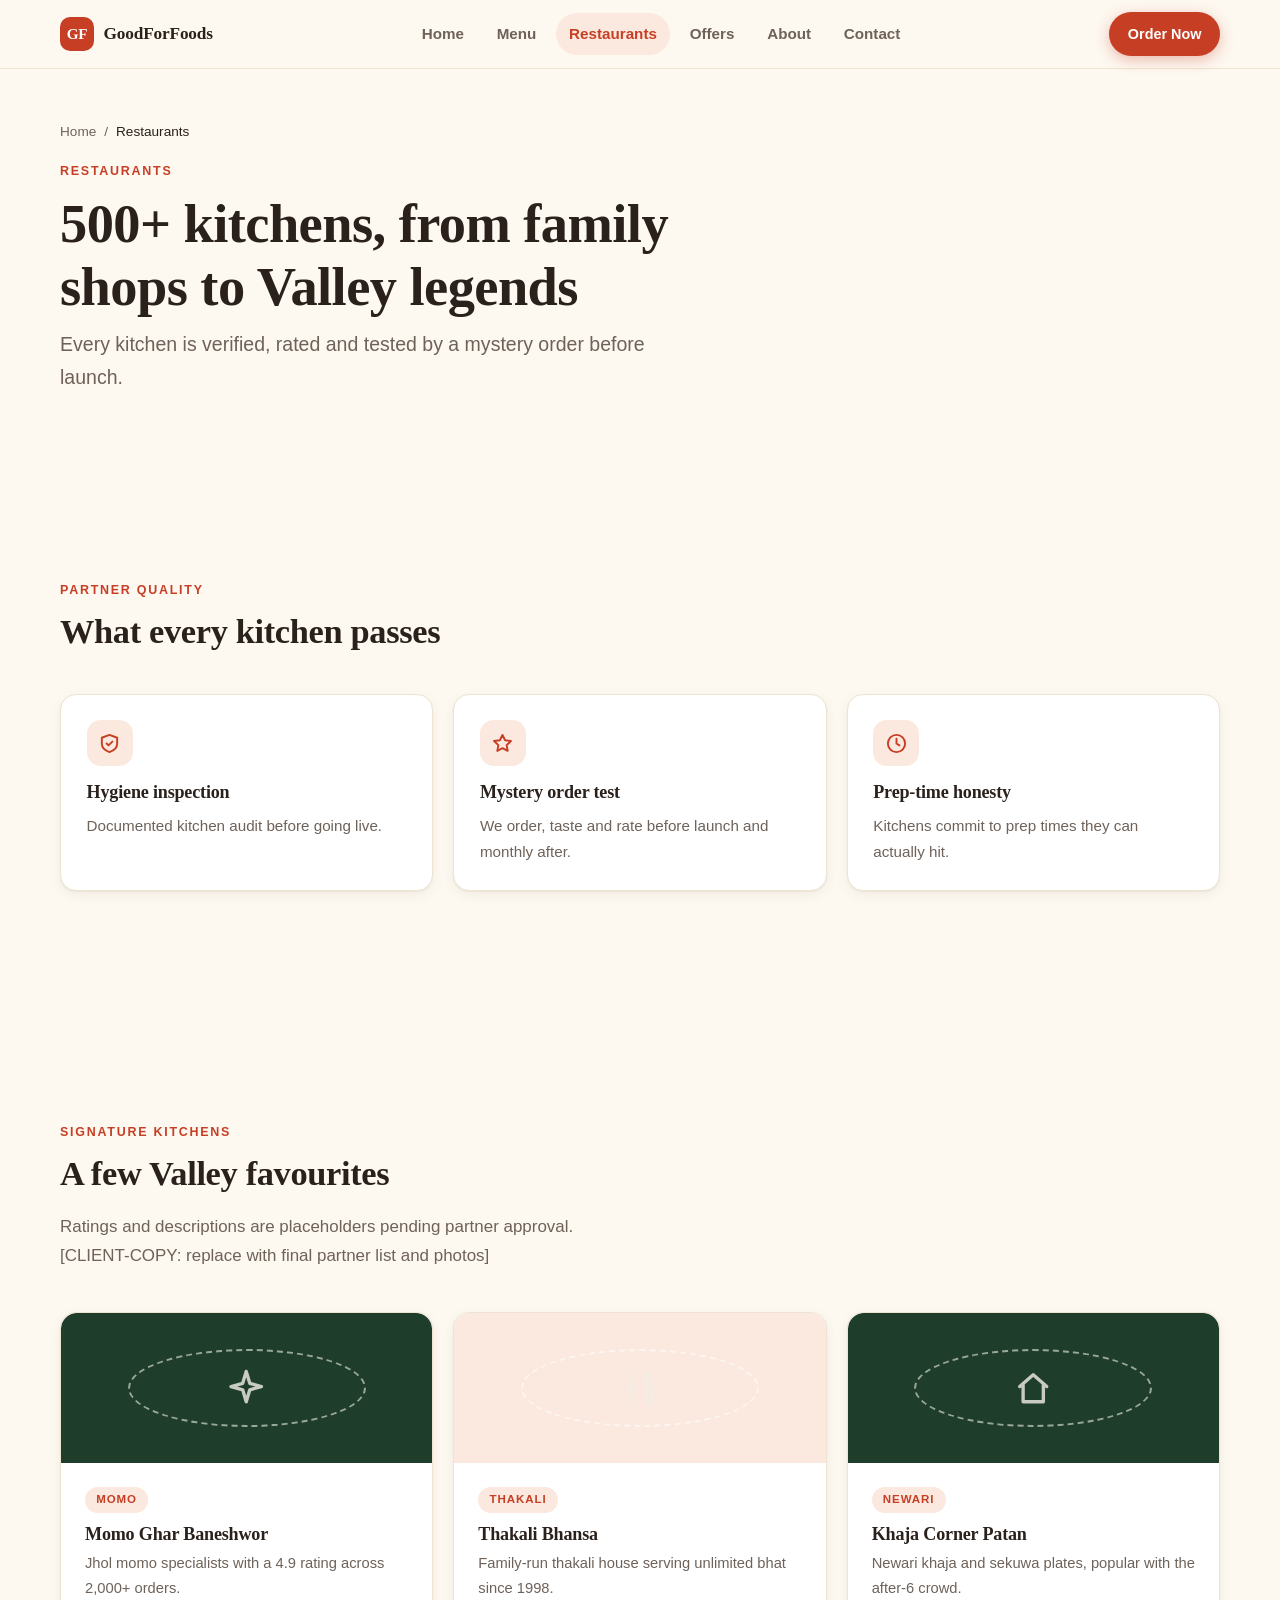
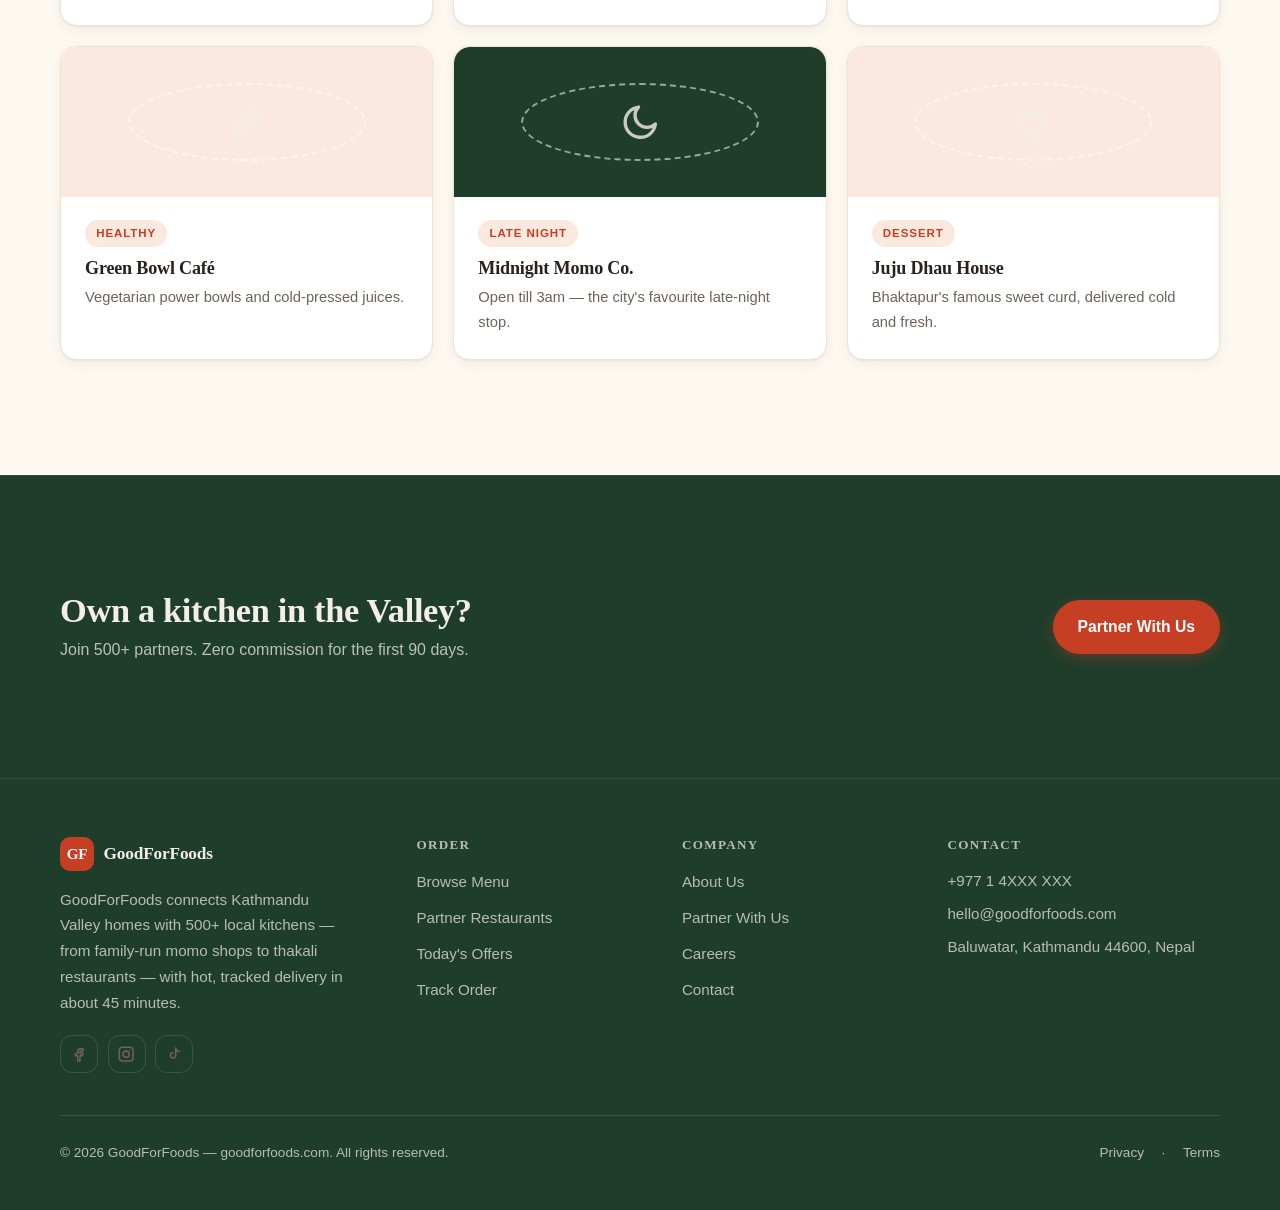
<file: restaurants.html>
<!DOCTYPE html>
<html lang="en">
<head>
<meta charset="utf-8">
<meta name="viewport" content="width=device-width, initial-scale=1">
<title>Restaurants — GoodForFoods</title>
<meta name="description" content="Explore 500+ partner restaurants on GoodForFoods — family kitchens, thakali houses and late-night heroes.">
<meta property="og:title" content="Restaurants">
<meta property="og:description" content="Explore 500+ partner restaurants on GoodForFoods — family kitchens, thakali houses and late-night heroes.">
<meta property="og:type" content="website">
<meta property="og:url" content="https://goodforfoods.com/restaurants.html">
<link rel="icon" href="data:image/svg+xml,%3Csvg%20xmlns%3D'http%3A%2F%2Fwww.w3.org%2F2000%2Fsvg'%20viewBox%3D'0%200%2064%2064'%3E%3Crect%20width%3D'64'%20height%3D'64'%20rx%3D'14'%20fill%3D'%23C63F25'%2F%3E%3Ctext%20x%3D'32'%20y%3D'42'%20font-family%3D'Arial%2C%20sans-serif'%20font-size%3D'26'%20font-weight%3D'700'%20text-anchor%3D'middle'%20fill%3D'%23FFFFFF'%3EGF%3C%2Ftext%3E%3C%2Fsvg%3E">
<link rel="stylesheet" href="assets/style.css">
<script defer src="assets/main.js"></script>
<script defer src="assets/form.js"></script>
</head>
<body data-site="goodforfoods.com" data-page="restaurants.html">
<!-- CLIENT-COPY: All copy on this page is placeholder. Replace prices, contact details, statistics, and testimonial quotes with client-approved content before launch. -->
<a class="skip-link" href="#main">Skip to content</a>
<header class="site-header" data-header="light">
    <div class="container header-inner">
      <a class="brand" href="index.html"><span class="brand-mark" style="background:#C63F25;color:#FFFFFF">GF</span><span class="brand-name">GoodForFoods</span></a>
      <nav class="main-nav" aria-label="Primary"><ul><li><a href="index.html">Home</a></li><li><a href="menu.html">Menu</a></li><li><a href="restaurants.html" aria-current="page">Restaurants</a></li><li><a href="offers.html">Offers</a></li><li><a href="about.html">About</a></li><li><a href="contact.html">Contact</a></li></ul></nav>
      <div class="header-actions"><a class="btn btn-primary btn-sm header-cta" href="contact.html">Order Now</a><button class="menu-toggle" aria-expanded="false" aria-controls="mobile-menu" aria-label="Open menu"><span class="icon" data-icon="menu" aria-hidden="true"></span></button></div>
    </div>
    <div class="mobile-menu" id="mobile-menu" hidden>
      <ul><li><a href="index.html">Home</a></li><li><a href="menu.html">Menu</a></li><li><a href="restaurants.html" aria-current="page">Restaurants</a></li><li><a href="offers.html">Offers</a></li><li><a href="about.html">About</a></li><li><a href="contact.html">Contact</a></li></ul>
      <a class="btn btn-primary btn-block" href="contact.html">Order Now</a>
    </div>
  </header>
<main id="main">
<section class="hero hero-inner">
    <div class="container hero-grid">
      <div class="hero-copy">
        <nav class="crumbs" aria-label="Breadcrumb"><a href="index.html">Home</a><span aria-hidden="true">/</span><span aria-current="page">Restaurants</span></nav>
        <p class="kicker">Restaurants</p>
        <h1>500+ kitchens, from family shops to Valley legends</h1>
        <p class="hero-lede">Every kitchen is verified, rated and tested by a mystery order before launch.</p>
        
        
        
      </div>
      
    </div>
  </section>
<section class="sec">
        <div class="container">
          <div class="sec-head"><p class="kicker">Partner quality</p><h2>What every kitchen passes</h2></div>
          <ul class="grid features">
            <li class="card feature"><span class="feature-icon"><span class="icon" data-icon="shield" aria-hidden="true"></span></span><h3>Hygiene inspection</h3><p>Documented kitchen audit before going live.</p></li><li class="card feature"><span class="feature-icon"><span class="icon" data-icon="star" aria-hidden="true"></span></span><h3>Mystery order test</h3><p>We order, taste and rate before launch and monthly after.</p></li><li class="card feature"><span class="feature-icon"><span class="icon" data-icon="clock" aria-hidden="true"></span></span><h3>Prep-time honesty</h3><p>Kitchens commit to prep times they can actually hit.</p></li>
          </ul>
        </div></section><section class="sec">
        <div class="container">
          <div class="sec-head"><p class="kicker">Signature kitchens</p><h2>A few Valley favourites</h2><p class="lede">Ratings and descriptions are placeholders pending partner approval. [CLIENT-COPY: replace with final partner list and photos]</p></div>
          <ul class="grid gallery">
            <li class="card gal">
              <div class="gal-vis" style="background:#1F3D2B"><span class="icon" data-icon="spark" aria-hidden="true"></span></div>
              <div class="gal-body"><span class="tag">Momo</span><h3>Momo Ghar Baneshwor</h3><p>Jhol momo specialists with a 4.9 rating across 2,000+ orders.</p></div>
            </li><li class="card gal">
              <div class="gal-vis" style="background:#FBE8DE"><span class="icon" data-icon="utensils" aria-hidden="true"></span></div>
              <div class="gal-body"><span class="tag">Thakali</span><h3>Thakali Bhansa</h3><p>Family-run thakali house serving unlimited bhat since 1998.</p></div>
            </li><li class="card gal">
              <div class="gal-vis" style="background:#1F3D2B"><span class="icon" data-icon="home" aria-hidden="true"></span></div>
              <div class="gal-body"><span class="tag">Newari</span><h3>Khaja Corner Patan</h3><p>Newari khaja and sekuwa plates, popular with the after-6 crowd.</p></div>
            </li><li class="card gal">
              <div class="gal-vis" style="background:#FBE8DE"><span class="icon" data-icon="leaf" aria-hidden="true"></span></div>
              <div class="gal-body"><span class="tag">Healthy</span><h3>Green Bowl Café</h3><p>Vegetarian power bowls and cold-pressed juices.</p></div>
            </li><li class="card gal">
              <div class="gal-vis" style="background:#1F3D2B"><span class="icon" data-icon="moon" aria-hidden="true"></span></div>
              <div class="gal-body"><span class="tag">Late night</span><h3>Midnight Momo Co.</h3><p>Open till 3am — the city&#39;s favourite late-night stop.</p></div>
            </li><li class="card gal">
              <div class="gal-vis" style="background:#FBE8DE"><span class="icon" data-icon="cup" aria-hidden="true"></span></div>
              <div class="gal-body"><span class="tag">Dessert</span><h3>Juju Dhau House</h3><p>Bhaktapur&#39;s famous sweet curd, delivered cold and fresh.</p></div>
            </li>
          </ul>
        </div></section><section class="sec cta-sec" style="background:#1F3D2B;color:#F3EFE6">
        <div class="container cta-inner">
          <div><h2>Own a kitchen in the Valley?</h2><p>Join 500+ partners. Zero commission for the first 90 days.</p></div>
          <a class="btn btn-primary" href="contact.html">Partner With Us</a>
        </div></section>

</main>
<footer class="site-footer footer-dark" style="background:#1F3D2B;color:#F3EFE6">
    <div class="container">
      <div class="f-top">
        <div class="f-brand">
          <a class="brand" href="index.html"><span class="brand-mark" style="background:#C63F25;color:#FFFFFF">GF</span><span class="brand-name">GoodForFoods</span></a>
          <p>GoodForFoods connects Kathmandu Valley homes with 500+ local kitchens — from family-run momo shops to thakali restaurants — with hot, tracked delivery in about 45 minutes.</p>
          <div class="socials"><a class="social" href="https://facebook.com/goodforfoods" aria-label="Facebook"><span class="icon" data-icon="facebook" aria-hidden="true"></span></a><a class="social" href="https://instagram.com/goodforfoods" aria-label="Instagram"><span class="icon" data-icon="instagram" aria-hidden="true"></span></a><a class="social" href="https://tiktok.com/@goodforfoods" aria-label="Tiktok"><span class="icon" data-icon="tiktok" aria-hidden="true"></span></a></div>
        </div>
        <div class="f-col"><h3>Order</h3><ul><li><a href="menu.html">Browse Menu</a></li><li><a href="restaurants.html">Partner Restaurants</a></li><li><a href="offers.html">Today&#39;s Offers</a></li><li><a href="contact.html">Track Order</a></li></ul></div><div class="f-col"><h3>Company</h3><ul><li><a href="about.html">About Us</a></li><li><a href="contact.html">Partner With Us</a></li><li><a href="about.html">Careers</a></li><li><a href="contact.html">Contact</a></li></ul></div>
        <div class="f-col f-contact"><h3>Contact</h3>
          <p>+977 1 4XXX XXX</p>
          <p>hello@goodforfoods.com</p>
          <p>Baluwatar, Kathmandu 44600, Nepal</p>
        </div>
      </div>
      <div class="f-bottom"><p>© 2026 GoodForFoods — goodforfoods.com. All rights reserved.</p><div class="f-legal"><a href="privacy.html">Privacy</a> · <a href="terms.html">Terms</a></div></div>
    </div>
  </footer>
</body>
</html>
</file>
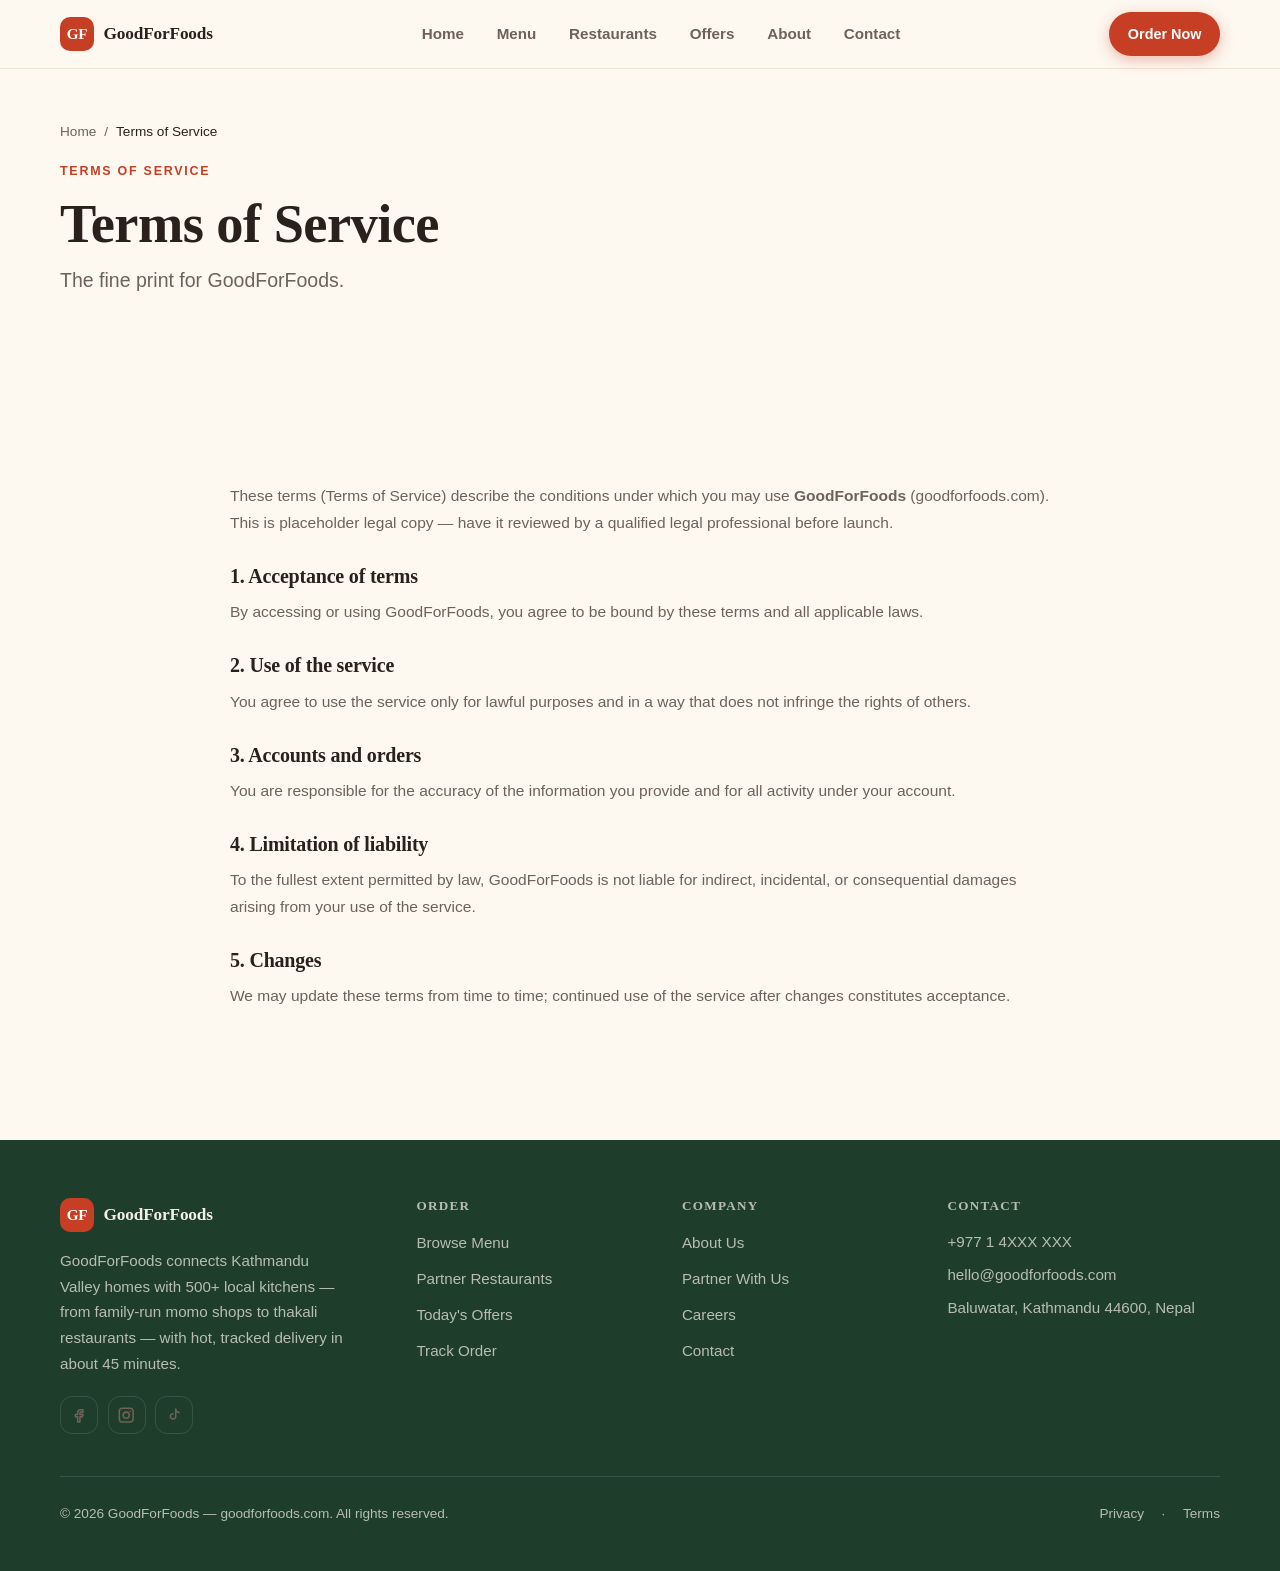
<file: terms.html>
<!DOCTYPE html>
<html lang="en">
<head>
<meta charset="utf-8">
<meta name="viewport" content="width=device-width, initial-scale=1">
<title>Terms of Service — GoodForFoods</title>
<meta name="description" content="Terms of Service — GoodForFoods">
<meta property="og:title" content="Terms of Service">
<meta property="og:description" content="Terms of Service — GoodForFoods">
<meta property="og:type" content="website">
<meta property="og:url" content="https://goodforfoods.com/terms.html">
<link rel="icon" href="data:image/svg+xml,%3Csvg%20xmlns%3D'http%3A%2F%2Fwww.w3.org%2F2000%2Fsvg'%20viewBox%3D'0%200%2064%2064'%3E%3Crect%20width%3D'64'%20height%3D'64'%20rx%3D'14'%20fill%3D'%23C63F25'%2F%3E%3Ctext%20x%3D'32'%20y%3D'42'%20font-family%3D'Arial%2C%20sans-serif'%20font-size%3D'26'%20font-weight%3D'700'%20text-anchor%3D'middle'%20fill%3D'%23FFFFFF'%3EGF%3C%2Ftext%3E%3C%2Fsvg%3E">
<link rel="stylesheet" href="assets/style.css">
<script defer src="assets/main.js"></script>
<script defer src="assets/form.js"></script>
</head>
<body data-site="goodforfoods.com" data-page="terms.html">
<!-- CLIENT-COPY: All copy on this page is placeholder. Replace prices, contact details, statistics, and testimonial quotes with client-approved content before launch. -->
<a class="skip-link" href="#main">Skip to content</a>
<header class="site-header" data-header="light">
    <div class="container header-inner">
      <a class="brand" href="index.html"><span class="brand-mark" style="background:#C63F25;color:#FFFFFF">GF</span><span class="brand-name">GoodForFoods</span></a>
      <nav class="main-nav" aria-label="Primary"><ul><li><a href="index.html">Home</a></li><li><a href="menu.html">Menu</a></li><li><a href="restaurants.html">Restaurants</a></li><li><a href="offers.html">Offers</a></li><li><a href="about.html">About</a></li><li><a href="contact.html">Contact</a></li></ul></nav>
      <div class="header-actions"><a class="btn btn-primary btn-sm header-cta" href="contact.html">Order Now</a><button class="menu-toggle" aria-expanded="false" aria-controls="mobile-menu" aria-label="Open menu"><span class="icon" data-icon="menu" aria-hidden="true"></span></button></div>
    </div>
    <div class="mobile-menu" id="mobile-menu" hidden>
      <ul><li><a href="index.html">Home</a></li><li><a href="menu.html">Menu</a></li><li><a href="restaurants.html">Restaurants</a></li><li><a href="offers.html">Offers</a></li><li><a href="about.html">About</a></li><li><a href="contact.html">Contact</a></li></ul>
      <a class="btn btn-primary btn-block" href="contact.html">Order Now</a>
    </div>
  </header>
<main id="main">
<section class="hero hero-inner">
    <div class="container hero-grid">
      <div class="hero-copy">
        <nav class="crumbs" aria-label="Breadcrumb"><a href="index.html">Home</a><span aria-hidden="true">/</span><span aria-current="page">Terms of Service</span></nav>
        <p class="kicker">Terms of Service</p>
        <h1>Terms of Service</h1>
        <p class="hero-lede">The fine print for GoodForFoods.</p>
        
        
        
      </div>
      
    </div>
  </section>
<section class="sec legal-sec"><div class="container narrow"><p>These terms (Terms of Service) describe the conditions under which you may use <b>GoodForFoods</b> (goodforfoods.com). This is placeholder legal copy — have it reviewed by a qualified legal professional before launch. <!-- CLIENT-COPY: replace with final, jurisdiction-appropriate Terms of Service --></p>
       <h2>1. Acceptance of terms</h2><p>By accessing or using GoodForFoods, you agree to be bound by these terms and all applicable laws.</p>
       <h2>2. Use of the service</h2><p>You agree to use the service only for lawful purposes and in a way that does not infringe the rights of others.</p>
       <h2>3. Accounts and orders</h2><p>You are responsible for the accuracy of the information you provide and for all activity under your account.</p>
       <h2>4. Limitation of liability</h2><p>To the fullest extent permitted by law, GoodForFoods is not liable for indirect, incidental, or consequential damages arising from your use of the service.</p>
       <h2>5. Changes</h2><p>We may update these terms from time to time; continued use of the service after changes constitutes acceptance.</p></div></section>

</main>
<footer class="site-footer footer-dark" style="background:#1F3D2B;color:#F3EFE6">
    <div class="container">
      <div class="f-top">
        <div class="f-brand">
          <a class="brand" href="index.html"><span class="brand-mark" style="background:#C63F25;color:#FFFFFF">GF</span><span class="brand-name">GoodForFoods</span></a>
          <p>GoodForFoods connects Kathmandu Valley homes with 500+ local kitchens — from family-run momo shops to thakali restaurants — with hot, tracked delivery in about 45 minutes.</p>
          <div class="socials"><a class="social" href="https://facebook.com/goodforfoods" aria-label="Facebook"><span class="icon" data-icon="facebook" aria-hidden="true"></span></a><a class="social" href="https://instagram.com/goodforfoods" aria-label="Instagram"><span class="icon" data-icon="instagram" aria-hidden="true"></span></a><a class="social" href="https://tiktok.com/@goodforfoods" aria-label="Tiktok"><span class="icon" data-icon="tiktok" aria-hidden="true"></span></a></div>
        </div>
        <div class="f-col"><h3>Order</h3><ul><li><a href="menu.html">Browse Menu</a></li><li><a href="restaurants.html">Partner Restaurants</a></li><li><a href="offers.html">Today&#39;s Offers</a></li><li><a href="contact.html">Track Order</a></li></ul></div><div class="f-col"><h3>Company</h3><ul><li><a href="about.html">About Us</a></li><li><a href="contact.html">Partner With Us</a></li><li><a href="about.html">Careers</a></li><li><a href="contact.html">Contact</a></li></ul></div>
        <div class="f-col f-contact"><h3>Contact</h3>
          <p>+977 1 4XXX XXX</p>
          <p>hello@goodforfoods.com</p>
          <p>Baluwatar, Kathmandu 44600, Nepal</p>
        </div>
      </div>
      <div class="f-bottom"><p>© 2026 GoodForFoods — goodforfoods.com. All rights reserved.</p><div class="f-legal"><a href="privacy.html">Privacy</a> · <a href="terms.html">Terms</a></div></div>
    </div>
  </footer>
</body>
</html>
</file>
<file: assets/style.css>
/* ============================================================
   Design System — shared base for all 20 sites
   Theme tokens injected per site at build time ({{tokens}}).
   Style blend: Minimal/Zen restraint + commercial production polish.
   ============================================================ */

/* ---------- tokens ---------- */
:root{
  --bg:#FDF8F0;
  --surface:#FFFFFF;
  --ink:#2A211C;
  --muted:#6E6259;
  --line:#EFE3D2;
  --accent:#C63F25;
  --accent-ink:#FFFFFF;
  --accent-soft:#FBE8DE;
  --on-dark:#1F3D2B;
  --on-dark-ink:#F3EFE6;
  --radius:16px;
  --font-display:Georgia, 'Times New Roman', serif;
  --font-body:-apple-system, BlinkMacSystemFont, 'Segoe UI', Roboto, 'Helvetica Neue', Arial, sans-serif;
  --shadow-1:0 1px 2px rgba(20,18,14,.05),0 4px 14px rgba(20,18,14,.05);
  --shadow-2:0 2px 6px rgba(20,18,14,.06),0 14px 34px rgba(20,18,14,.09);
  --space-section:clamp(4rem,9vw,7.5rem);
}

/* ---------- reset ---------- */
*,*::before,*::after{box-sizing:border-box}
html{scroll-behavior:smooth;-webkit-text-size-adjust:100%}
body{margin:0;background:var(--bg);color:var(--ink);font-family:var(--font-body);font-size:1rem;line-height:1.7;-webkit-font-smoothing:antialiased}
img,svg{display:block;max-width:100%}
h1,h2,h3,h4{font-family:var(--font-display);line-height:1.16;margin:0 0 .55em;letter-spacing:-.01em;text-wrap:balance}
h1{font-size:clamp(2.1rem,4.6vw,3.4rem);font-weight:600}
h2{font-size:clamp(1.55rem,3vw,2.15rem);font-weight:600}
h3{font-size:1.13rem;font-weight:600}
p{margin:0 0 1em}
a{color:inherit;text-decoration:none}
ul,ol{margin:0;padding:0;list-style:none}
b,strong{font-weight:650}
code{font-family:ui-monospace,SFMono-Regular,Consolas,monospace;font-size:.92em;background:var(--accent-soft);padding:.12em .4em;border-radius:6px}
hr{border:0;border-top:1px solid var(--line);margin:2rem 0}

/* ---------- a11y ---------- */
.skip-link{position:absolute;left:-999px;top:0;z-index:200;background:var(--ink);color:var(--bg);padding:.7rem 1.2rem;border-radius:0 0 10px 0}
.skip-link:focus{left:0}
:focus-visible{outline:3px solid var(--accent);outline-offset:2px;border-radius:4px}
@media(prefers-reduced-motion:reduce){*,*::before,*::after{animation:none!important;transition:none!important;scroll-behavior:auto!important}}

/* ---------- layout ---------- */
.container{width:min(1160px,100% - 2.5rem);margin-inline:auto}
.narrow{max-width:820px}
.sec{padding-block:var(--space-section)}
.sec-head{margin-bottom:2.6rem;max-width:640px}
.sec-head.center{margin-inline:auto;text-align:center}
.lede{color:var(--muted);font-size:1.06rem;max-width:60ch}
.kicker{font-size:.78rem;font-weight:700;letter-spacing:.14em;text-transform:uppercase;color:var(--accent);margin:0 0 .7rem}
.grid{display:grid;gap:1.25rem;grid-template-columns:repeat(3,1fr)}
.card{background:var(--surface);border:1px solid var(--line);border-radius:var(--radius);padding:1.6rem;box-shadow:var(--shadow-1);transition:transform .18s ease,box-shadow .18s ease}
.card:hover{transform:translateY(-3px);box-shadow:var(--shadow-2)}

/* ---------- buttons ---------- */
.btn{display:inline-flex;align-items:center;justify-content:center;gap:.5rem;padding:.78rem 1.5rem;border-radius:999px;font-weight:650;font-size:.98rem;border:1.5px solid transparent;cursor:pointer;transition:transform .15s ease,box-shadow .15s ease,background .15s ease,color .15s ease;font-family:var(--font-body)}
.btn-primary{background:var(--accent);color:var(--accent-ink);box-shadow:0 4px 14px color-mix(in srgb,var(--accent) 34%,transparent)}
.btn-primary:hover{transform:translateY(-1px);box-shadow:0 8px 22px color-mix(in srgb,var(--accent) 40%,transparent)}
.btn-ghost{background:transparent;color:var(--ink);border-color:var(--line)}
.btn-ghost:hover{border-color:var(--ink)}
.btn-sm{padding:.55rem 1.1rem;font-size:.9rem}
.btn-block{width:100%}
.btn-row{display:flex;flex-wrap:wrap;gap:.9rem;margin-top:1.6rem}
.icon{display:inline-flex;vertical-align:-.18em;width:1.15em;height:1.15em}
.icon svg{width:100%;height:100%;fill:none;stroke:currentColor;stroke-width:2;stroke-linecap:round;stroke-linejoin:round}

/* ---------- header ---------- */
.site-header{position:sticky;top:0;z-index:100;background:color-mix(in srgb,var(--bg) 86%,transparent);backdrop-filter:blur(12px);border-bottom:1px solid var(--line)}
.site-header.scrolled{box-shadow:0 6px 24px rgba(20,18,14,.06)}
.header-inner{display:flex;align-items:center;justify-content:space-between;gap:1rem;min-height:68px}
.brand{display:inline-flex;align-items:center;gap:.6rem;font-weight:750;font-family:var(--font-display);font-size:1.08rem;letter-spacing:-.01em}
.brand-mark{display:inline-flex;align-items:center;justify-content:center;width:34px;height:34px;border-radius:10px;font-size:.95rem;font-weight:800}
.main-nav ul{display:flex;gap:.35rem;align-items:center}
.main-nav a{display:block;padding:.5rem .85rem;border-radius:999px;font-size:.95rem;font-weight:550;color:var(--muted);transition:color .15s,background .15s}
.main-nav a:hover{color:var(--ink);background:var(--accent-soft)}
.main-nav a[aria-current="page"]{color:var(--accent);background:var(--accent-soft)}
.header-actions{display:flex;align-items:center;gap:.8rem}
.menu-toggle{display:none;width:42px;height:42px;border-radius:12px;border:1px solid var(--line);background:var(--surface);color:var(--ink);cursor:pointer;align-items:center;justify-content:center}
.mobile-menu{display:none}
/* dark header variant */
.site-header[data-header="dark"]{background:color-mix(in srgb,var(--on-dark) 88%,transparent);border-bottom-color:rgba(255,255,255,.08)}
.site-header[data-header="dark"] .main-nav a{color:color-mix(in srgb,var(--on-dark-ink) 78%,transparent)}
.site-header[data-header="dark"] .main-nav a:hover,.site-header[data-header="dark"] .main-nav a[aria-current="page"]{color:var(--on-dark-ink);background:rgba(255,255,255,.1)}
.site-header[data-header="dark"] .menu-toggle{background:rgba(255,255,255,.06);border-color:rgba(255,255,255,.14);color:var(--on-dark-ink)}
/* tinted header variant */
.site-header[data-header="tinted"]{background:color-mix(in srgb,var(--accent-soft) 84%,transparent)}

/* ---------- hero ---------- */
.hero{padding-block:clamp(3.5rem,8vw,6.5rem);overflow:hidden}
.hero-home{background:linear-gradient(180deg,var(--accent-soft) 0%,transparent 78%)}
.hero-grid{display:grid;grid-template-columns:1.05fr .95fr;gap:3rem;align-items:center}
.hero-inner .hero-grid{grid-template-columns:1fr}
.hero-inner{padding-block:3.2rem}
.hero-inner .hero-copy{max-width:760px}
h1{margin-bottom:.5rem}
.hero-lede{font-size:clamp(1.05rem,1.6vw,1.22rem);color:var(--muted);max-width:56ch}
.hero-badges{display:flex;flex-wrap:wrap;gap:.6rem;margin-top:1.4rem}
.hero-badge{display:inline-flex;align-items:center;gap:.4rem;font-size:.85rem;font-weight:600;color:var(--ink);background:var(--surface);border:1px solid var(--line);border-radius:999px;padding:.35rem .9rem}
.hero-badge .icon{color:var(--accent)}
.hero-stats{display:flex;flex-wrap:wrap;gap:2.2rem;margin:2rem 0 0;border-top:1px solid var(--line);padding-top:1.4rem}
.hero-stats dt{font-family:var(--font-display);font-size:1.7rem;font-weight:700;color:var(--accent)}
.hero-stats dd{margin:0;font-size:.85rem;color:var(--muted)}
.crumbs{display:flex;gap:.5rem;font-size:.85rem;color:var(--muted);margin-bottom:1.1rem}
.crumbs a{color:var(--muted)}
.crumbs a:hover{color:var(--accent)}
.crumbs [aria-current="page"]{color:var(--ink)}
.hero-art{position:relative;min-height:360px;display:flex;align-items:center;justify-content:center}

/* ---------- hero art components ---------- */
.art{width:100%;max-width:520px}
.art svg{width:100%;height:auto}
.orb-art{position:relative;aspect-ratio:1;max-width:420px}
.orb{position:absolute;border-radius:50%}
.orb.o1{inset:8% 6% 20% 14%}
.orb.o2{inset:30% 22% 6% 26%}
.orb.o3{inset:34% 8% 26% 40%;border-radius:50%}
.orb-mark{position:absolute;inset:36% 30% 30% 36%;display:flex;align-items:center;justify-content:center;border-radius:26px;box-shadow:var(--shadow-2);font-size:1.6rem;color:var(--accent)}
.geo-art svg{border-radius:var(--radius)}
.map-art svg{border-radius:var(--radius);background:var(--surface);border:1px solid var(--line)}
.wave-art{aspect-ratio:16/10}
.wave-art svg{width:100%;height:100%;border-radius:var(--radius)}
.bubbles-art{position:relative;width:100%;max-width:400px;aspect-ratio:1}
.bubble{position:absolute;background:var(--surface);border:1px solid var(--line);border-radius:16px;padding:.7rem 1rem;display:flex;gap:.55rem;align-items:center;font-size:.85rem;font-weight:600;box-shadow:var(--shadow-2)}
.bubble .icon{color:var(--accent)}
.bubble.b1{top:6%;left:4%;animation:float 5.5s ease-in-out infinite}
.bubble.b2{top:40%;right:0;animation:float 6.5s ease-in-out .6s infinite}
.bubble.b3{bottom:8%;left:18%;animation:float 5s ease-in-out 1.1s infinite}
.bubble-core{position:absolute;inset:26% 22%;display:flex;align-items:center;justify-content:center;background:var(--accent);color:var(--accent-ink);border-radius:34px;font-size:2.4rem;box-shadow:var(--shadow-2)}
@keyframes float{0%,100%{transform:translateY(0)}50%{transform:translateY(-10px)}}
.chart-art{width:100%;max-width:420px}
.chart-card{background:var(--surface);border:1px solid var(--line);border-radius:var(--radius);padding:1.4rem;box-shadow:var(--shadow-2)}
.chart-head{display:flex;gap:.4rem;margin-bottom:1.2rem}
.chart-head span{width:9px;height:9px;border-radius:50%;background:var(--line)}
.chart-head span:first-child{background:var(--accent)}
.chart-bars{display:flex;align-items:flex-end;gap:.5rem;height:170px}
.chart-bars i{flex:1;background:var(--accent-soft);border-radius:6px 6px 0 0;transition:height .4s}
.chart-bars i:nth-child(2n){background:var(--accent);opacity:.85}
.chart-foot{display:flex;justify-content:space-between;align-items:center;margin-top:1.1rem}
.chart-foot span{width:52%;height:8px;border-radius:99px;background:var(--line)}
.chart-foot b{width:16px;height:16px;border-radius:5px}
.phone-art{width:100%;max-width:300px}
.phone{position:relative;background:var(--on-dark);color:var(--on-dark-ink);border-radius:38px;padding:2.4rem 1.4rem 1.6rem;aspect-ratio:9/17;box-shadow:var(--shadow-2);border:6px solid var(--on-dark)}
.phone-notch{position:absolute;top:12px;left:50%;transform:translateX(-50%);width:88px;height:18px;background:rgba(255,255,255,.14);border-radius:99px}
.phone-line{height:9px;border-radius:99px;background:rgba(255,255,255,.22);margin:.7rem 0}
.phone-line.w60{width:60%}.phone-line.w80{width:80%}
.phone-chip{border-radius:12px;height:46px;margin:.6rem 0}
.phone-btn{border-radius:12px;height:40px;margin-top:1rem}
.browser-art{width:100%;max-width:460px}
.browser{background:var(--surface);border:1px solid var(--line);border-radius:14px;box-shadow:var(--shadow-2);overflow:hidden}
.browser-bar{display:flex;align-items:center;gap:.45rem;padding:.75rem 1rem;background:color-mix(in srgb,var(--on-dark) 4%,var(--surface));border-bottom:1px solid var(--line)}
.browser-bar i{width:10px;height:10px;border-radius:50%;background:var(--line)}
.browser-bar i:nth-child(1){background:#e06c5b}.browser-bar i:nth-child(2){background:#e8b83e}.browser-bar i:nth-child(3){background:#5fae6b}
.browser-bar span{flex:1;height:20px;border-radius:8px;background:var(--bg);border:1px solid var(--line);margin-left:.4rem}
.browser-body{padding:1.4rem}
.bb-line{height:11px;border-radius:99px;background:var(--line);margin:.65rem 0}
.bb-line.w70{width:70%}.bb-line.w40{width:40%}
.bb-grid{display:grid;grid-template-columns:1fr 1fr;gap:.7rem;margin:1.1rem 0}
.bb-grid span{height:64px;border-radius:10px}
.bb-btn{height:34px;border-radius:99px;width:45%}
.cards-art{position:relative;width:100%;max-width:380px;aspect-ratio:1.1}
.stack-card{position:absolute;width:62%;aspect-ratio:4/3;border-radius:var(--radius);display:flex;align-items:center;justify-content:center;font-size:2rem;box-shadow:var(--shadow-2)}
.stack-card.c1{left:0;top:6%;transform:rotate(-7deg)}
.stack-card.c2{right:0;top:16%;transform:rotate(5deg)}
.stack-card.c3{left:19%;top:44%;transform:rotate(-2deg)}
.tiles-art{display:grid;grid-template-columns:1fr 1fr;gap:1rem;width:100%;max-width:380px}
.tile{aspect-ratio:1;border-radius:var(--radius);display:flex;align-items:center;justify-content:center;font-size:2rem;box-shadow:var(--shadow-1)}
.pattern-art{position:relative;width:100%;max-width:430px;aspect-ratio:1}
.pat-dots{position:absolute;inset:0;background-size:22px 22px;border-radius:var(--radius)}
.pat-orb{position:absolute;inset:12% 18%;border-radius:50%;filter:blur(2px)}
.pat-card{position:absolute;left:8%;bottom:10%;display:flex;gap:.7rem;align-items:center;padding:.9rem 1.2rem;border-radius:16px;box-shadow:var(--shadow-2);font-weight:650;font-size:.92rem}
.pat-card .icon{color:var(--accent)}
.plate-art{position:relative;width:100%;max-width:400px;aspect-ratio:1;display:flex;align-items:center;justify-content:center}
.plate{width:62%;aspect-ratio:1;border-radius:50%;background:var(--accent-soft);border:2px solid var(--line);display:flex;align-items:center;justify-content:center;color:var(--accent);font-size:3rem;box-shadow:var(--shadow-2)}
.plate-ring{position:absolute;width:78%;aspect-ratio:1;border-radius:50%;border:1.5px dashed var(--accent);opacity:.45}
@media(max-width:900px){
  .hero-grid{grid-template-columns:1fr;gap:2rem}
  .hero-art{min-height:280px}
  .hero-art .art{max-width:420px}
}

/* ---------- footer ---------- */
.site-footer{border-top:1px solid var(--line);padding:3.6rem 0 2rem;background:var(--bg)}
.footer-dark{border-top:0}
.f-top{display:grid;grid-template-columns:1.4fr 1fr 1fr 1.2fr;gap:2.4rem;margin-bottom:2.6rem}
.f-brand p{color:var(--muted);font-size:.95rem;max-width:34ch;margin-top:1rem}
.f-col h3{font-size:.82rem;font-weight:750;letter-spacing:.1em;text-transform:uppercase;color:var(--muted);margin-bottom:1rem}
.f-col ul li{margin-bottom:.55rem}
.f-col a{color:var(--muted);font-size:.95rem}
.f-col a:hover{color:var(--accent)}
.f-contact p{color:var(--muted);font-size:.95rem;margin-bottom:.45rem}
.socials{display:flex;gap:.6rem;margin-top:1.2rem}
.social{width:38px;height:38px;border-radius:12px;border:1px solid var(--line);display:flex;align-items:center;justify-content:center;color:var(--muted);transition:color .15s,border-color .15s}
.social:hover{color:var(--accent);border-color:var(--accent)}
.f-bottom{display:flex;justify-content:space-between;flex-wrap:wrap;gap:.8rem;border-top:1px solid var(--line);padding-top:1.6rem;font-size:.85rem;color:var(--muted)}
.f-legal{display:flex;gap:1.1rem}
.f-legal a:hover{color:var(--accent)}
.footer-dark .f-brand p,.footer-dark .f-col a,.footer-dark .f-contact p,.footer-dark .f-bottom,.footer-dark .f-col h3{color:color-mix(in srgb,var(--on-dark-ink) 72%,transparent)}
.footer-dark .f-bottom,.footer-dark .social{border-color:rgba(255,255,255,.12)}
.footer-dark .f-col a:hover,.footer-dark .f-legal a:hover{color:var(--accent)}

/* ---------- logos ---------- */
.logos-sec{padding-block:2.4rem}
.logos{display:flex;flex-wrap:wrap;gap:2.4rem;justify-content:center;align-items:center;opacity:.55}
.logo-name{font-family:var(--font-display);font-weight:700;font-size:1.05rem;letter-spacing:.02em}

/* ---------- features ---------- */
.feature{text-align:left}
.feature-icon{display:inline-flex;align-items:center;justify-content:center;width:46px;height:46px;border-radius:14px;background:var(--accent-soft);color:var(--accent);font-size:1.25rem;margin-bottom:1rem}
.feature p{color:var(--muted);font-size:.95rem;margin:0}

/* ---------- steps ---------- */
.steps{display:grid;gap:1rem;counter-reset:step}
.step{display:flex;gap:1.2rem;background:var(--surface);border:1px solid var(--line);border-radius:var(--radius);padding:1.4rem 1.6rem;align-items:flex-start}
.step-n{flex:none;width:40px;height:40px;border-radius:50%;background:var(--accent);color:var(--accent-ink);display:flex;align-items:center;justify-content:center;font-weight:750;font-family:var(--font-display)}
.step h3{margin-bottom:.3rem}
.step p{color:var(--muted);font-size:.95rem;margin:0}

/* ---------- process ---------- */
.process{display:grid;grid-template-columns:1fr 1fr;gap:1.25rem;position:relative}
.process li{background:var(--surface);border:1px solid var(--line);border-radius:var(--radius);padding:1.5rem;box-shadow:var(--shadow-1)}
.process li::before{content:"";display:block;width:34px;height:3px;background:var(--accent);border-radius:99px;margin-bottom:1rem}
.process p{color:var(--muted);font-size:.95rem;margin:0}

/* ---------- pricing ---------- */
.pricing{align-items:stretch}
.price{padding:1.9rem;display:flex;flex-direction:column}
.price h3{font-size:.95rem;letter-spacing:.06em;text-transform:uppercase;color:var(--muted)}
.price-num{font-family:var(--font-display);font-size:2.3rem;font-weight:700;margin:.4rem 0 1.1rem}
.price-num span{font-size:.95rem;color:var(--muted);font-weight:500;font-family:var(--font-body)}
.price ul{margin:0 0 1.4rem;display:grid;gap:.6rem}
.price li{display:flex;gap:.55rem;align-items:flex-start;font-size:.93rem}
.price li .icon{color:var(--accent);margin-top:.18em}
.price .btn{margin-top:auto}
.price-hot{border:1.5px solid var(--accent);box-shadow:0 10px 30px color-mix(in srgb,var(--accent) 16%,transparent)}

/* ---------- testimonials ---------- */
.testi blockquote{margin:0 0 1.1rem;font-size:1rem;color:var(--ink)}
.testi figcaption{display:flex;flex-direction:column;gap:.1rem;border-top:1px solid var(--line);padding-top:1rem}
.testi figcaption b{font-size:.93rem}
.testi figcaption span{color:var(--muted);font-size:.83rem}
.testi{position:relative}
.testi::before{content:"“";position:absolute;top:.2rem;right:1.2rem;font-family:var(--font-display);font-size:4rem;line-height:1;color:var(--accent-soft)}

/* ---------- faq ---------- */
.faq{display:grid;gap:.8rem}
.faq-item{background:var(--surface);border:1px solid var(--line);border-radius:var(--radius);overflow:hidden}
.faq-item summary{cursor:pointer;padding:1.1rem 1.4rem;font-weight:650;list-style:none;display:flex;justify-content:space-between;align-items:center;gap:1rem}
.faq-item summary::-webkit-details-marker{display:none}
.faq-item summary::after{content:"+";font-size:1.3rem;color:var(--accent);flex:none;transition:transform .2s}
.faq-item[open] summary::after{transform:rotate(45deg)}
.faq-item p{padding:0 1.4rem 1.2rem;color:var(--muted);font-size:.95rem;margin:0}

/* ---------- stats band ---------- */
.stats-sec{border-block:1px solid transparent}
.stats{display:grid;grid-template-columns:repeat(4,1fr);gap:1.5rem;margin:0;text-align:center}
.stats dt{font-family:var(--font-display);font-size:clamp(1.8rem,3.4vw,2.6rem);font-weight:700}
.stats dd{margin:.2rem 0 0;color:color-mix(in srgb,var(--on-dark-ink) 72%,transparent);font-size:.92rem}

/* ---------- split ---------- */
.split{display:grid;grid-template-columns:1.05fr .95fr;gap:3rem;align-items:center}
.split-copy .lede{font-size:1.05rem}
.tick-list{display:grid;gap:.7rem;margin-top:1.2rem}
.tick-list li{display:flex;gap:.6rem;align-items:flex-start;font-size:.98rem}
.tick-list .icon{color:var(--accent);margin-top:.2em}
.split-art{display:flex;justify-content:center}

/* ---------- gallery ---------- */
.gal{padding:0;overflow:hidden;display:flex;flex-direction:column}
.gal-vis{height:150px;display:flex;align-items:center;justify-content:center;color:color-mix(in srgb,var(--on-dark-ink) 80%,transparent);font-size:2.2rem}
.gal-body{padding:1.3rem 1.5rem 1.5rem}
.gal-body h3{margin-bottom:.35rem}
.gal-body p{color:var(--muted);font-size:.92rem;margin:0}
.tag{display:inline-block;font-size:.72rem;font-weight:750;letter-spacing:.08em;text-transform:uppercase;color:var(--accent);background:var(--accent-soft);border-radius:99px;padding:.22rem .7rem;margin-bottom:.7rem}

/* ---------- categories ---------- */
.cat{display:flex;gap:1rem;align-items:center;justify-content:space-between;padding:1.2rem 1.4rem;cursor:pointer}
.cat-icon{flex:none;width:48px;height:48px;border-radius:14px;background:var(--accent-soft);color:var(--accent);display:flex;align-items:center;justify-content:center;font-size:1.3rem}
.cat h3{font-size:1.02rem;margin:0 0 .1rem}
.cat p{color:var(--muted);font-size:.85rem;margin:0}
.cat>div{flex:1}
.cat>.icon{color:var(--muted);transition:transform .15s}
.cat:hover>.icon{transform:translate(2px,-2px);color:var(--accent)}

/* ---------- cta band ---------- */
.cta-sec{border-block:1px solid rgba(255,255,255,.08)}
.cta-inner{display:flex;justify-content:space-between;align-items:center;gap:2rem;flex-wrap:wrap}
.cta-inner h2{margin:0 0 .3rem}
.cta-inner p{color:color-mix(in srgb,var(--on-dark-ink) 74%,transparent);margin:0;max-width:52ch}

/* ---------- comparison ---------- */
.table-wrap{overflow-x:auto;border:1px solid var(--line);border-radius:var(--radius);background:var(--surface)}
table{width:100%;border-collapse:collapse;font-size:.95rem;min-width:560px}
th,td{text-align:left;padding:.95rem 1.2rem;border-bottom:1px solid var(--line)}
thead th{background:var(--bg);font-size:.8rem;letter-spacing:.08em;text-transform:uppercase;color:var(--muted)}
tbody tr:last-child th,tbody tr:last-child td{border-bottom:0}
th[scope="row"]{font-weight:650}
.us-col{color:var(--accent);font-weight:600}
.us-col .icon{vertical-align:-.16em}
.cmp .us-col{background:color-mix(in srgb,var(--accent-soft) 60%,transparent)}
.cmp .us-col span{color:var(--ink)}

/* ---------- blog ---------- */
.post .tag{margin-top:.4rem}
.post h3 a:hover{color:var(--accent)}
.post p{color:var(--muted);font-size:.94rem}
.more{display:inline-flex;align-items:center;gap:.4rem;font-weight:650;font-size:.9rem;color:var(--accent)}
.more .icon{transition:transform .15s}
.more:hover .icon{transform:translateX(3px)}

/* ---------- contact list ---------- */
.contact-list{display:grid;gap:1rem;margin-top:1.4rem}
.contact-list li{display:flex;gap:.9rem;align-items:flex-start}
.contact-list .icon{flex:none;width:42px;height:42px;border-radius:12px;background:var(--accent-soft);color:var(--accent);display:flex;align-items:center;justify-content:center;width:auto;height:auto;padding:.7rem;margin-top:0}
.contact-list b{display:block;font-size:.95rem}
.contact-list span{color:var(--muted);font-size:.92rem}

/* ---------- forms ---------- */
.form-sec{padding-top:0}
.form-card{padding:2rem;box-shadow:var(--shadow-2)}
.form-card h3{font-family:var(--font-display);font-size:1.35rem}
.form-lede{color:var(--muted);font-size:.95rem}
form{display:grid;gap:1.05rem;margin-top:1.3rem}
.field{display:grid;gap:.4rem}
.field label{font-size:.9rem;font-weight:650}
.req{color:var(--accent)}
.field input,.field textarea,.field select{width:100%;padding:.8rem 1rem;border:1.5px solid var(--line);border-radius:12px;background:var(--bg);color:var(--ink);font-family:var(--font-body);font-size:.97rem;transition:border-color .15s,box-shadow .15s}
.field input:focus,.field textarea:focus,.field select:focus{outline:none;border-color:var(--accent);box-shadow:0 0 0 3px color-mix(in srgb,var(--accent) 18%,transparent)}
.field input[aria-invalid="true"],.field textarea[aria-invalid="true"],.field select[aria-invalid="true"]{border-color:#c0392b}
.field-error{color:#c0392b;font-size:.84rem;margin:0}
.form-note{font-size:.82rem;color:var(--muted);margin:0;text-align:center}
.form-done,.form-fail{text-align:center;padding:1.6rem .4rem;display:grid;justify-items:center;gap:.5rem}
.done-icon{width:56px;height:56px;border-radius:50%;background:var(--accent-soft);color:var(--accent);display:flex;align-items:center;justify-content:center;font-size:1.5rem}
.form-done h4,.form-fail h4{margin:0}
.form-done p,.form-fail p{color:var(--muted);font-size:.92rem;max-width:42ch;margin:0}
.form-fail{color:#c0392b}
.form-fail p{color:#c0392b}

/* ---------- legal ---------- */
.legal-sec h2{font-size:1.25rem;margin-top:1.8rem}
.legal-sec p{color:var(--muted);font-size:.97rem}

/* ---------- 404 ---------- */
.hero-404{text-align:center}
.hero-404 .btn-row{justify-content:center}

/* ---------- responsive ---------- */
@media(max-width:1024px){
  .grid{grid-template-columns:repeat(2,1fr)}
  .f-top{grid-template-columns:1fr 1fr}
  .stats{grid-template-columns:repeat(2,1fr)}
  .split{grid-template-columns:1fr;gap:2rem}
}
@media(max-width:820px){
  .main-nav{display:none}
  .menu-toggle{display:inline-flex}
  .header-cta{display:none}
  .mobile-menu{position:fixed;inset:68px 0 auto 0;background:var(--bg);border-bottom:1px solid var(--line);padding:1rem 1.25rem 1.5rem;box-shadow:var(--shadow-2);z-index:99}
  .mobile-menu[hidden]{display:none}
  .mobile-menu ul{display:grid;gap:.2rem}
  .mobile-menu a{display:block;padding:.8rem 1rem;border-radius:12px;font-weight:600;font-size:1.02rem}
  .mobile-menu a:hover,.mobile-menu a[aria-current="page"]{background:var(--accent-soft);color:var(--accent)}
  .mobile-menu .btn{margin-top:1rem}
}
@media(max-width:560px){
  .grid{grid-template-columns:1fr}
  .stats{grid-template-columns:1fr 1fr;gap:1.1rem}
  .process{grid-template-columns:1fr}
  .f-top{grid-template-columns:1fr;gap:1.8rem}
  .f-bottom{flex-direction:column}
  .steps{grid-template-columns:1fr}
  .cta-inner{flex-direction:column;align-items:flex-start}
}

/* ---------- per-site flavor (/* dish-hero tiles: warm plate rim + chili fleck */
.gal-vis{border-radius:16px 16px 0 0;position:relative;overflow:hidden}
.gal-vis::after{content:"";position:absolute;inset:24% 18%;border-radius:50%;border:2px dashed rgba(255,255,255,.55)}
.hero-home{background:linear-gradient(180deg,#FBE8DE 0%,transparent 80%)}
.hero-badge{background:#fff}
.cats .cat{border-radius:18px}
.logos-sec .logo-name{color:#8A7A68}) ---------- */
/* dish-hero tiles: warm plate rim + chili fleck */
.gal-vis{border-radius:16px 16px 0 0;position:relative;overflow:hidden}
.gal-vis::after{content:"";position:absolute;inset:24% 18%;border-radius:50%;border:2px dashed rgba(255,255,255,.55)}
.hero-home{background:linear-gradient(180deg,#FBE8DE 0%,transparent 80%)}
.hero-badge{background:#fff}
.cats .cat{border-radius:18px}
.logos-sec .logo-name{color:#8A7A68}
</file>
